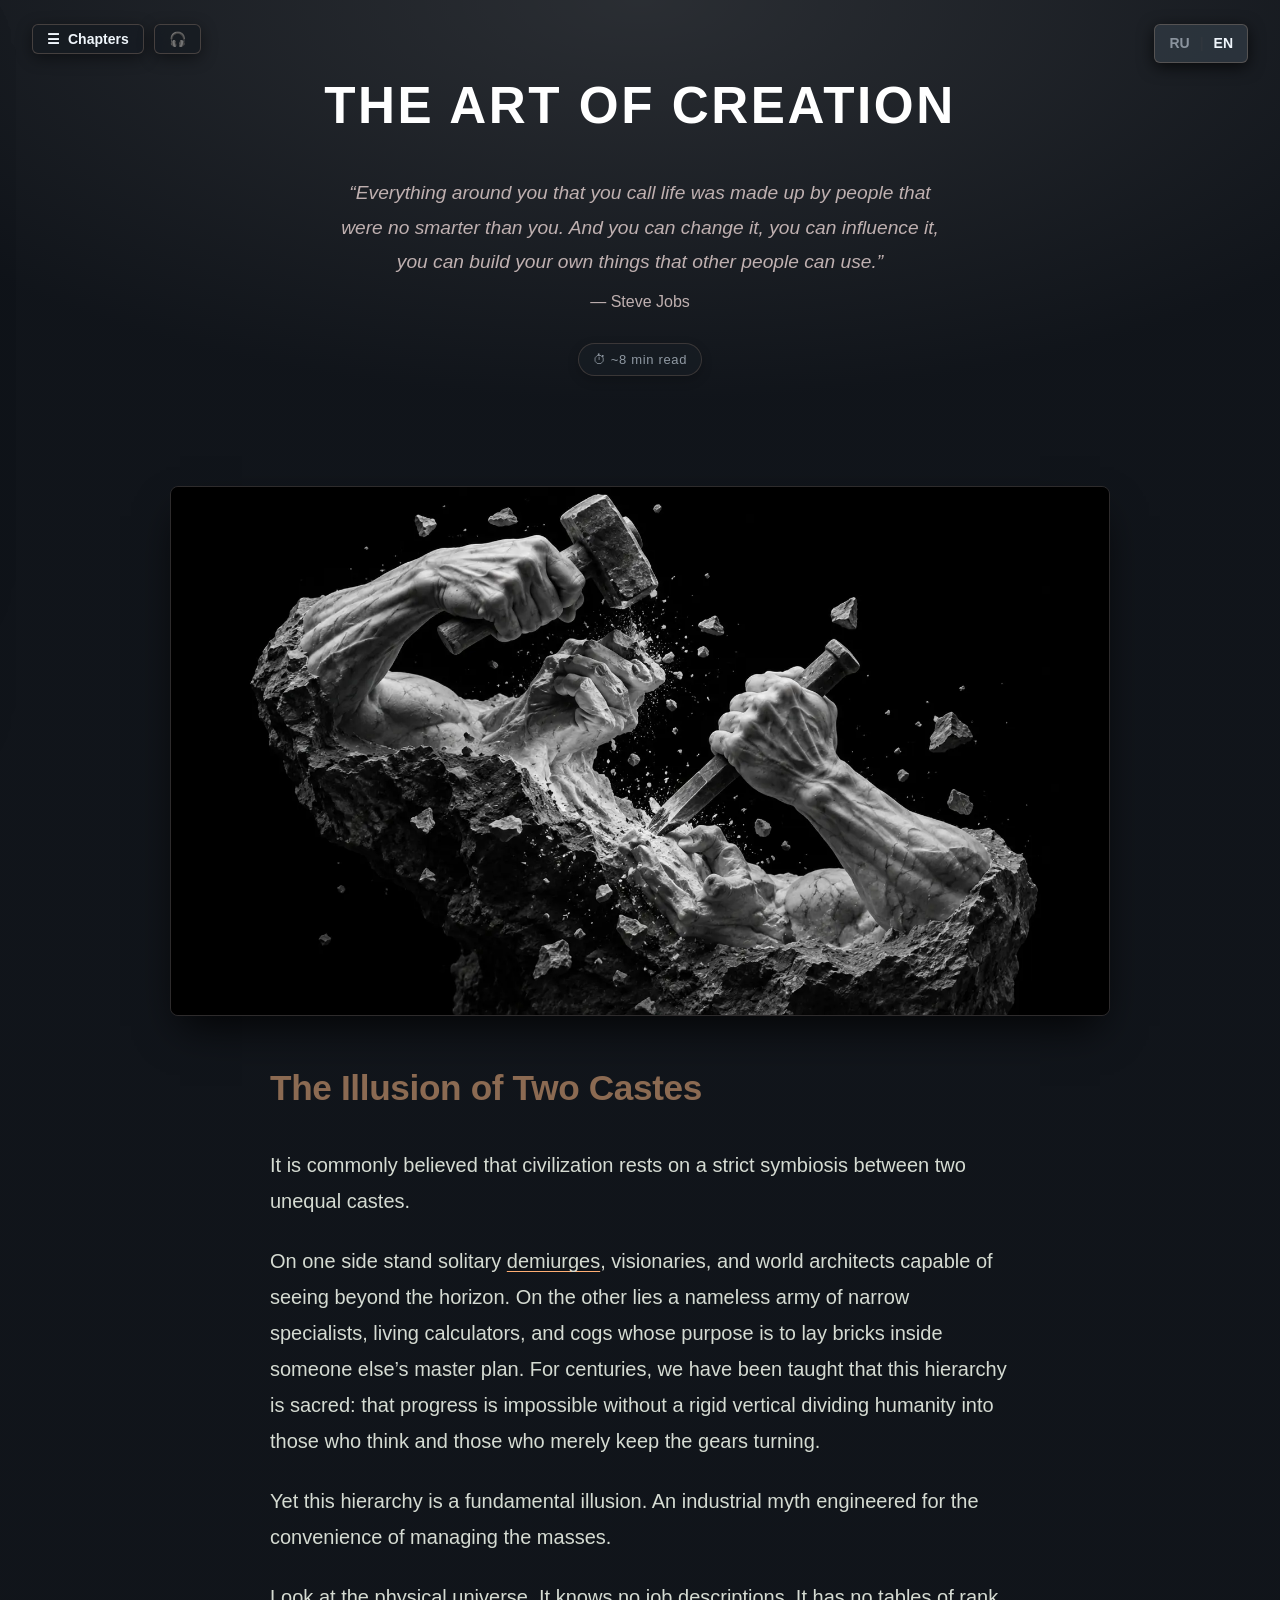
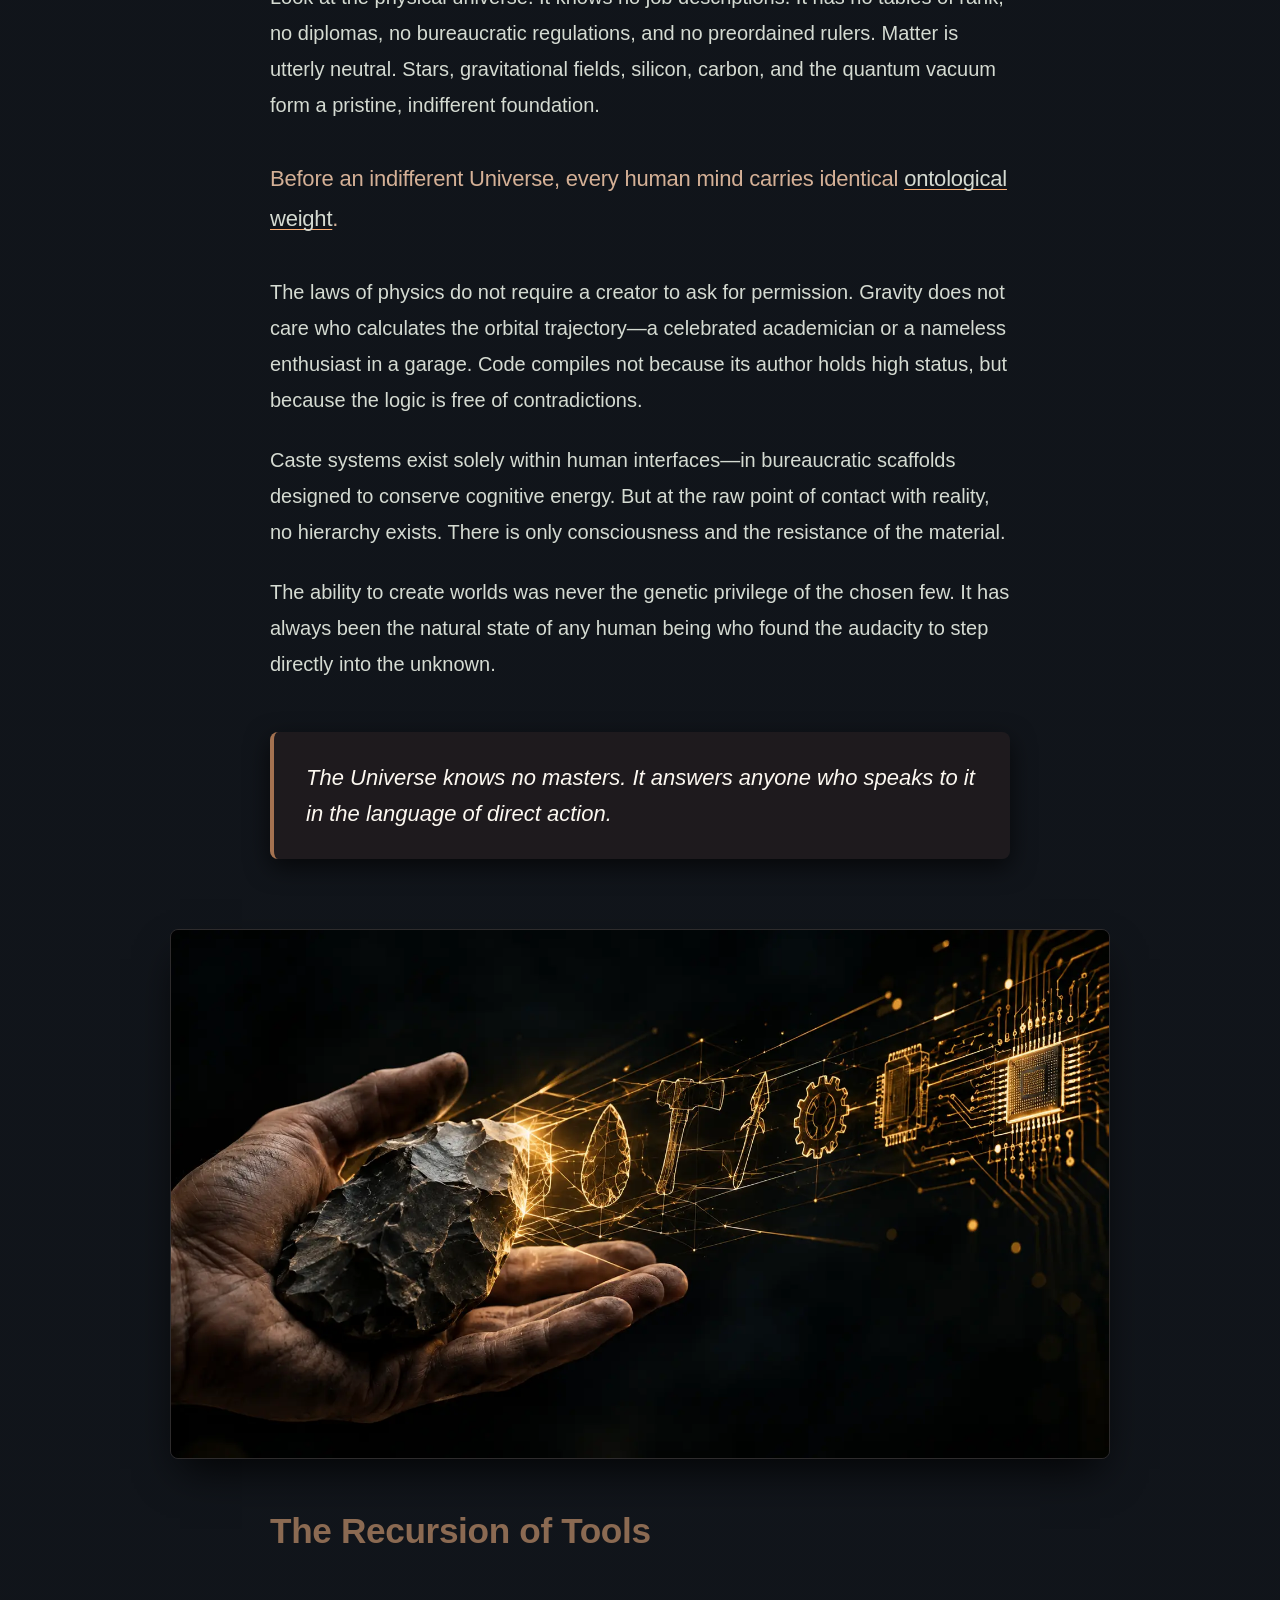
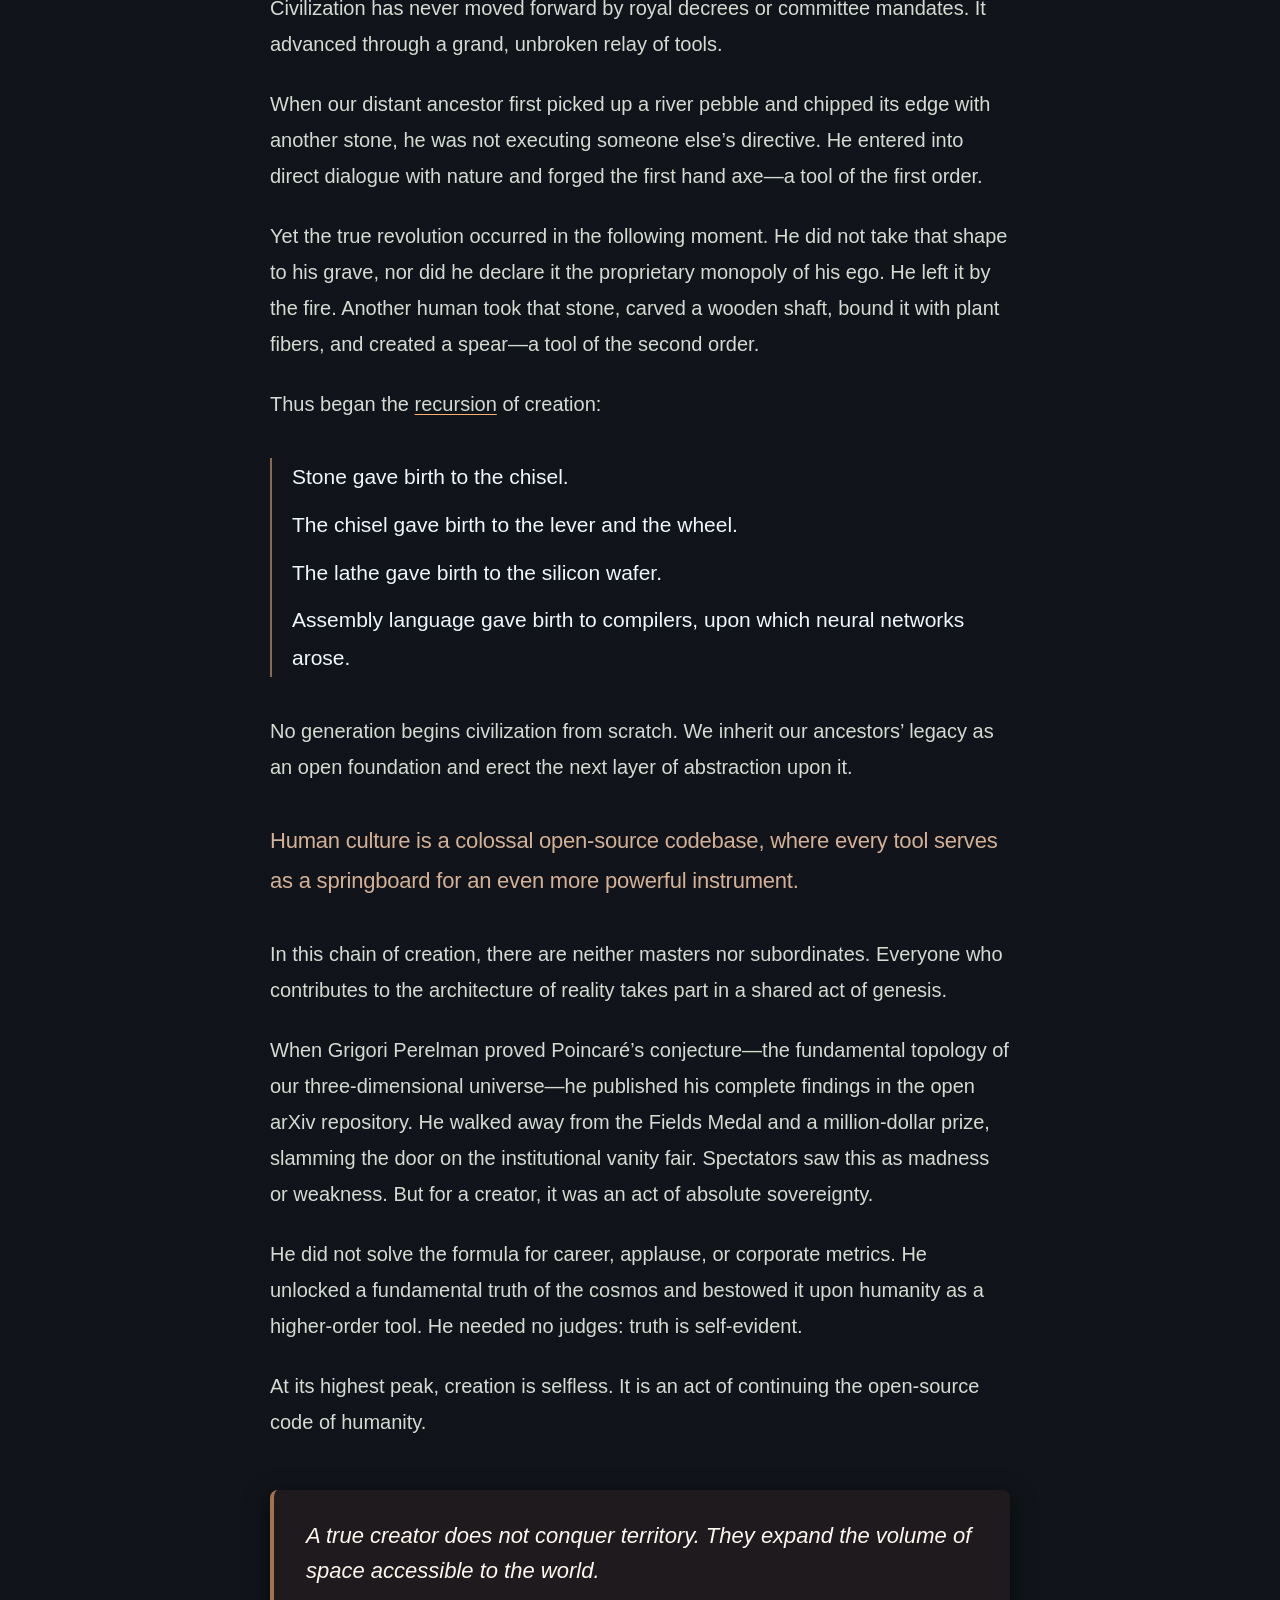
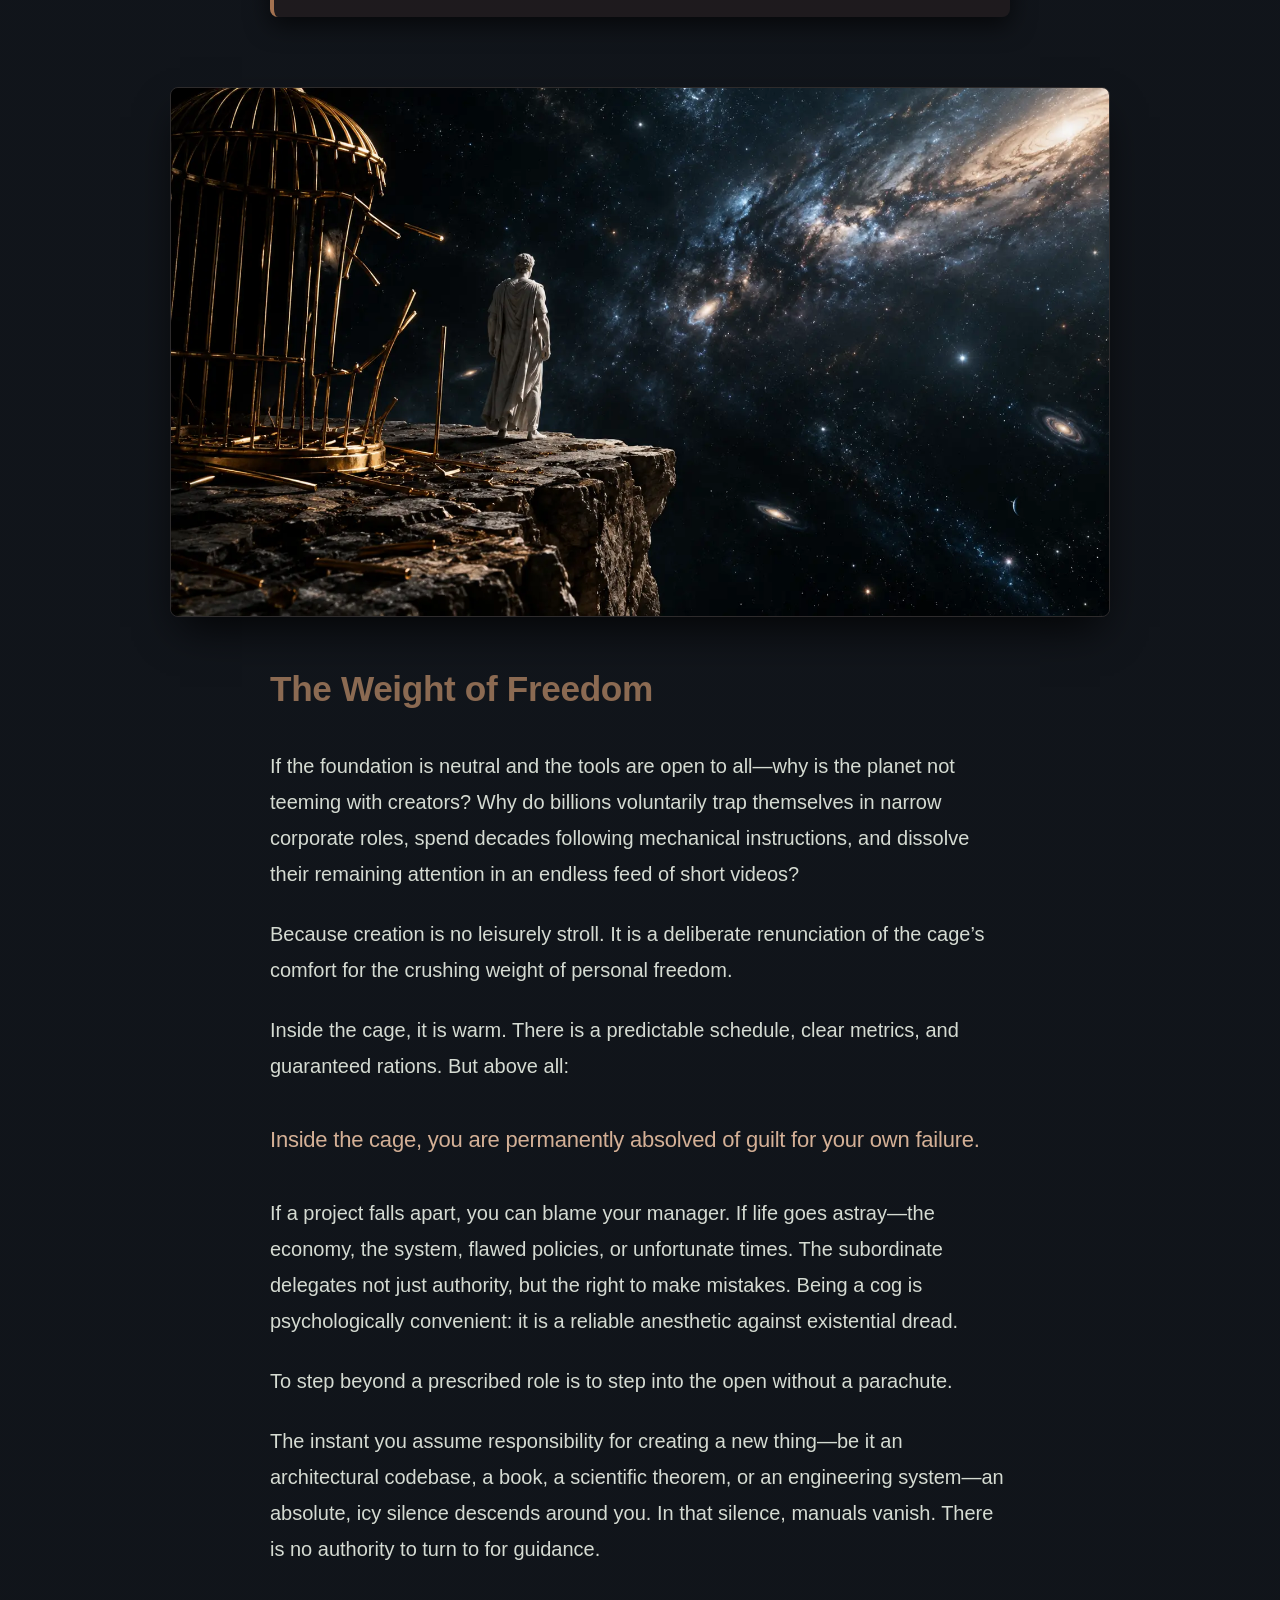
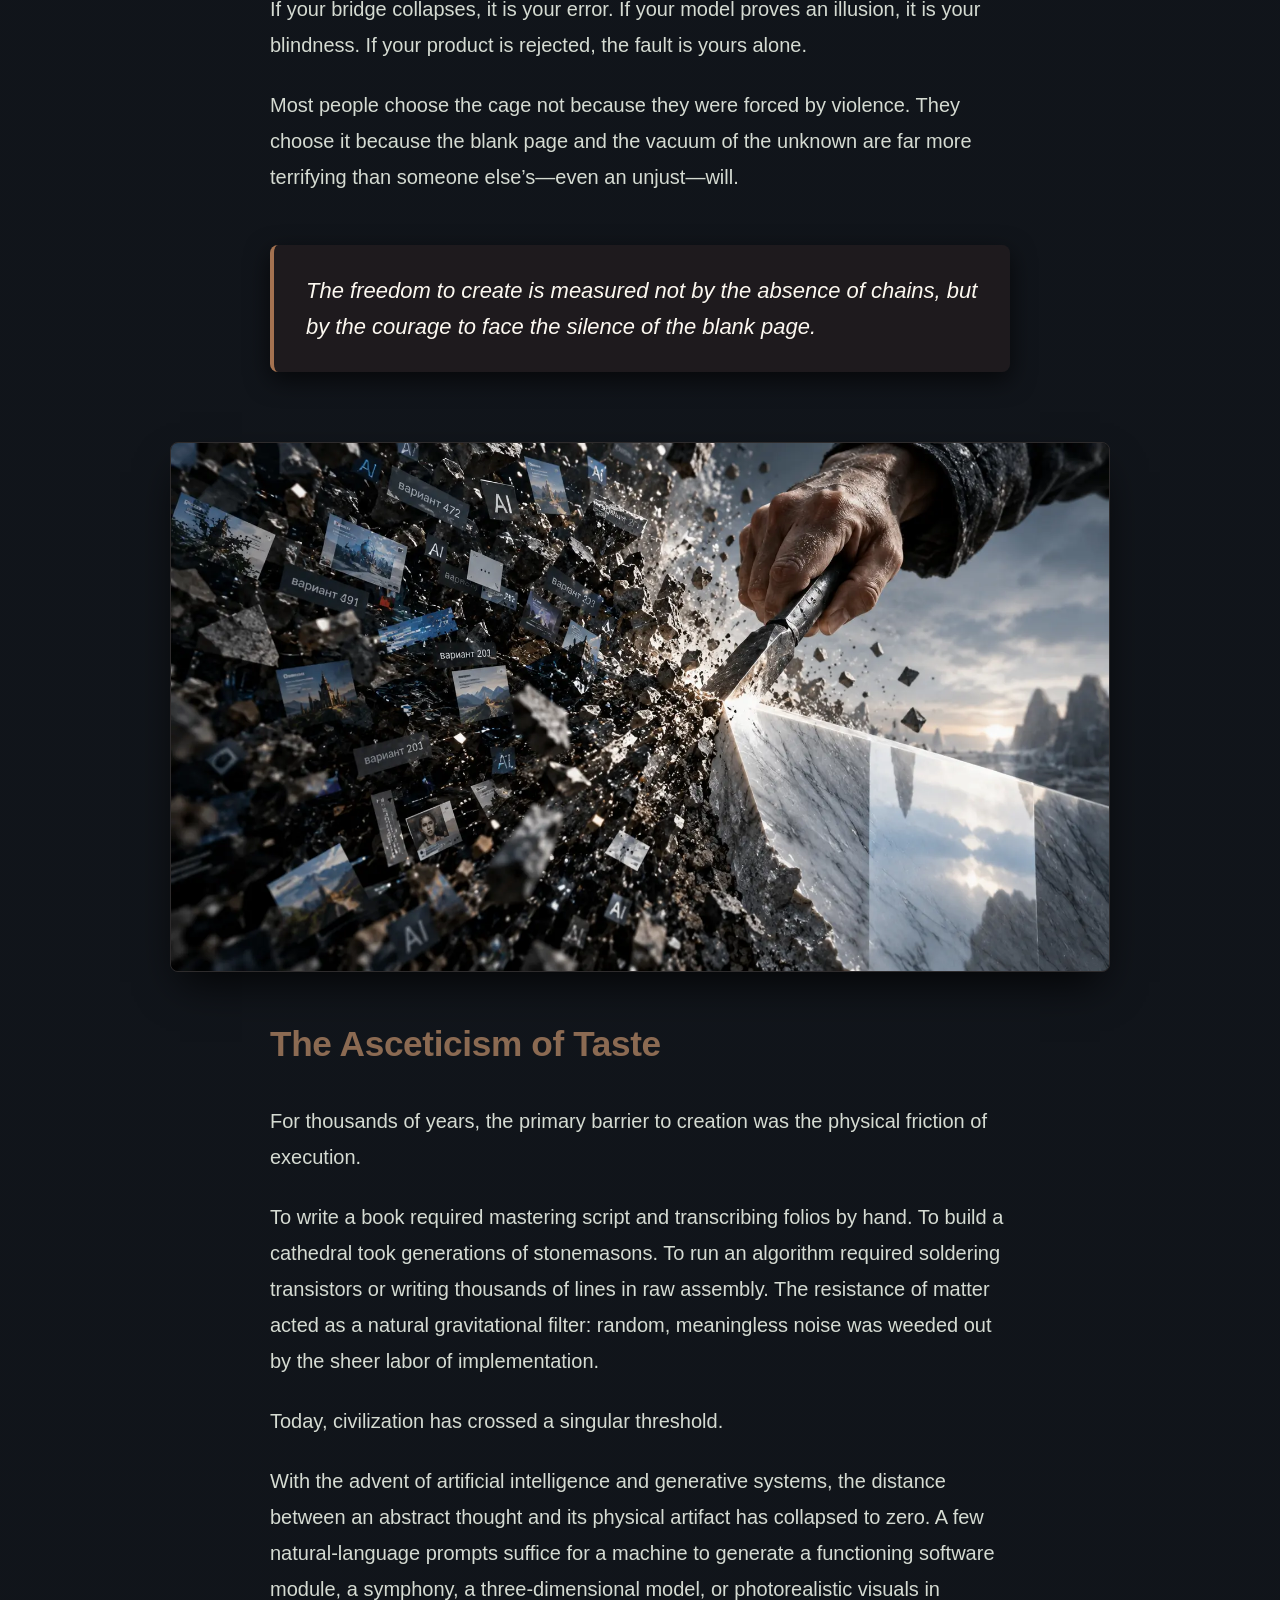
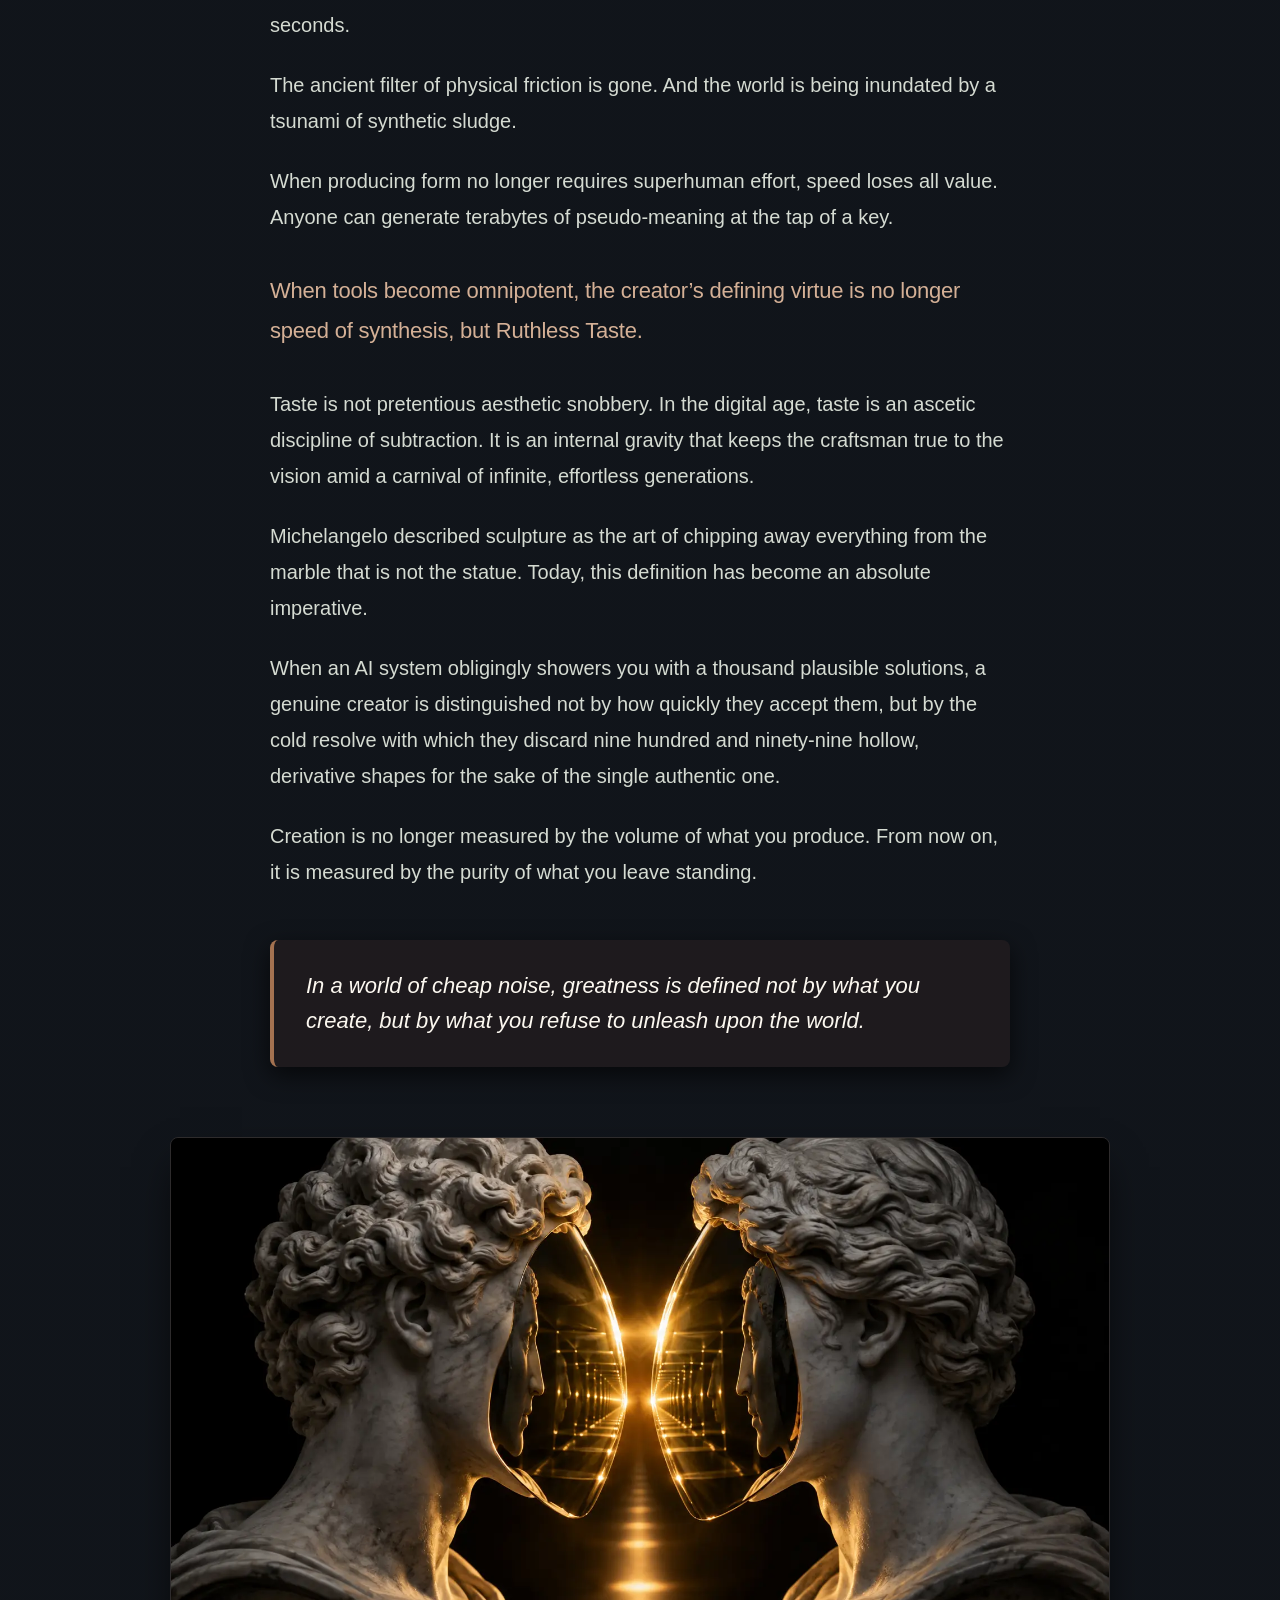
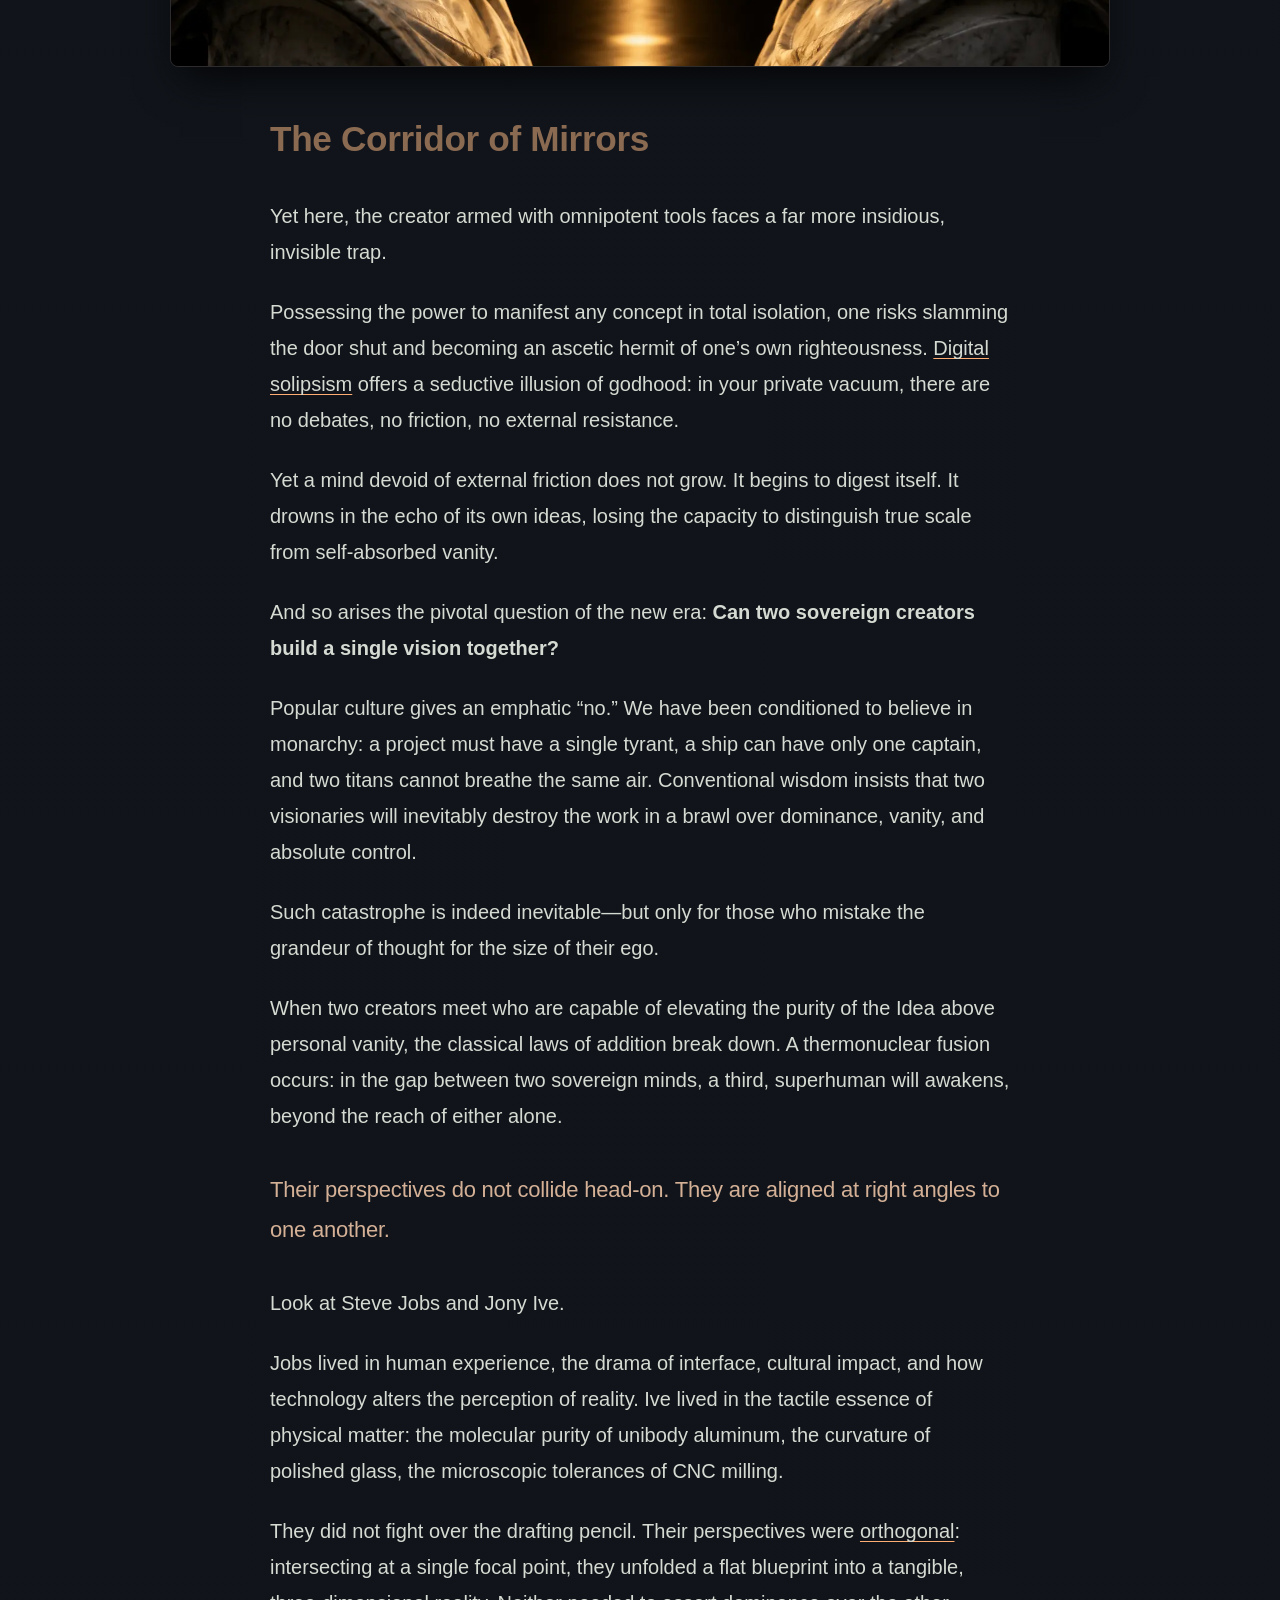
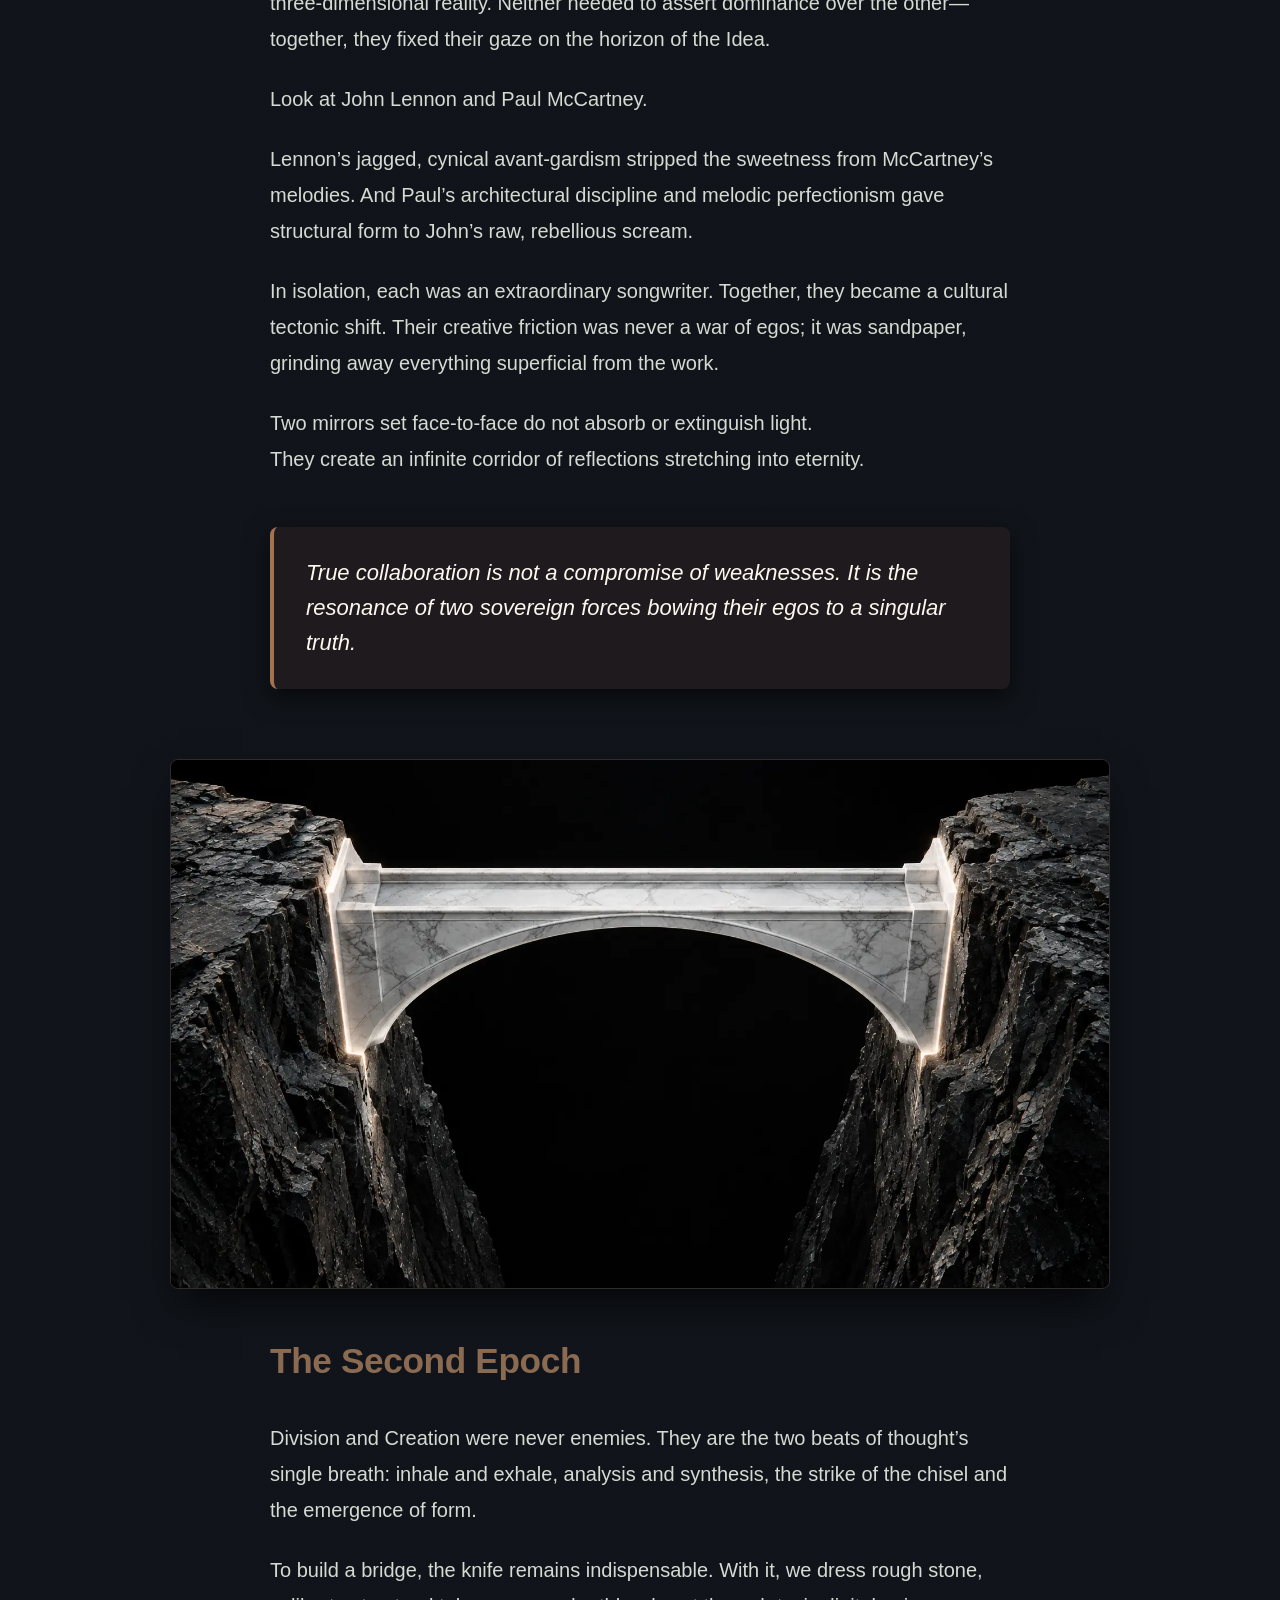
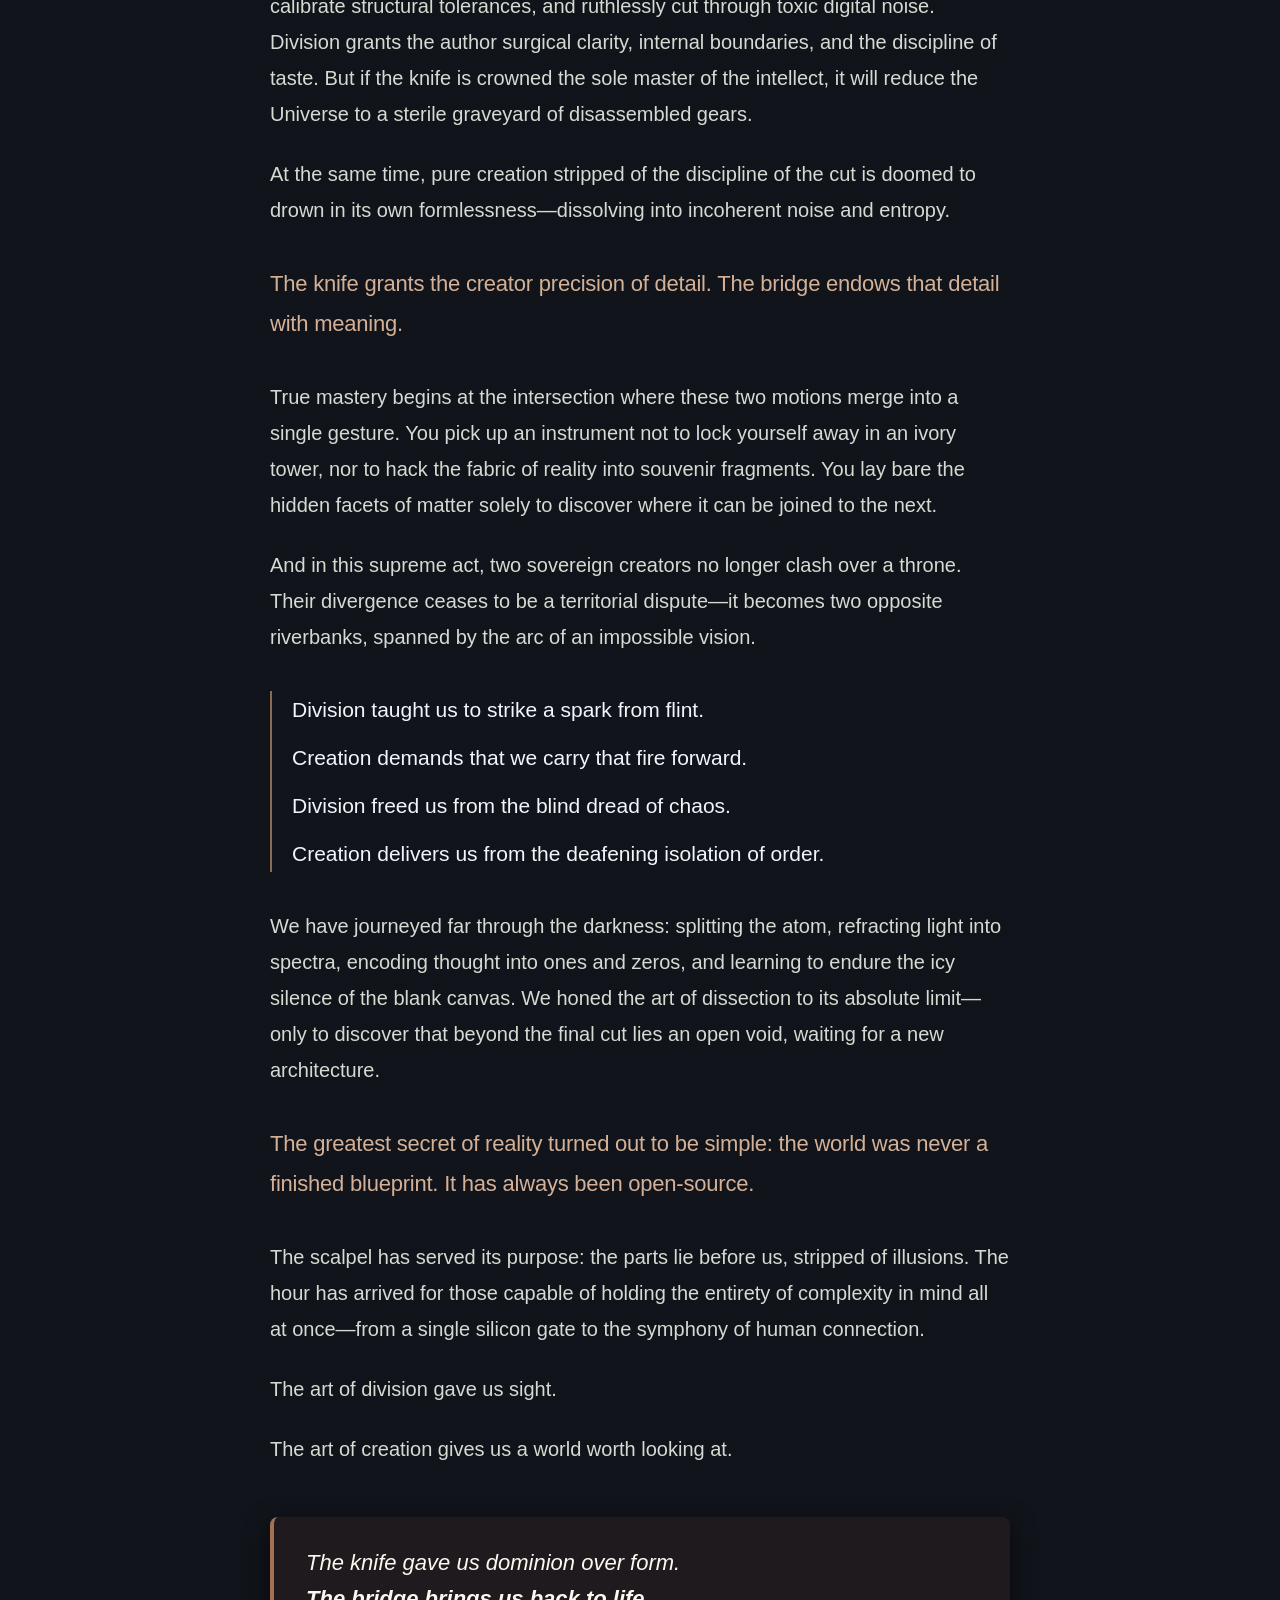
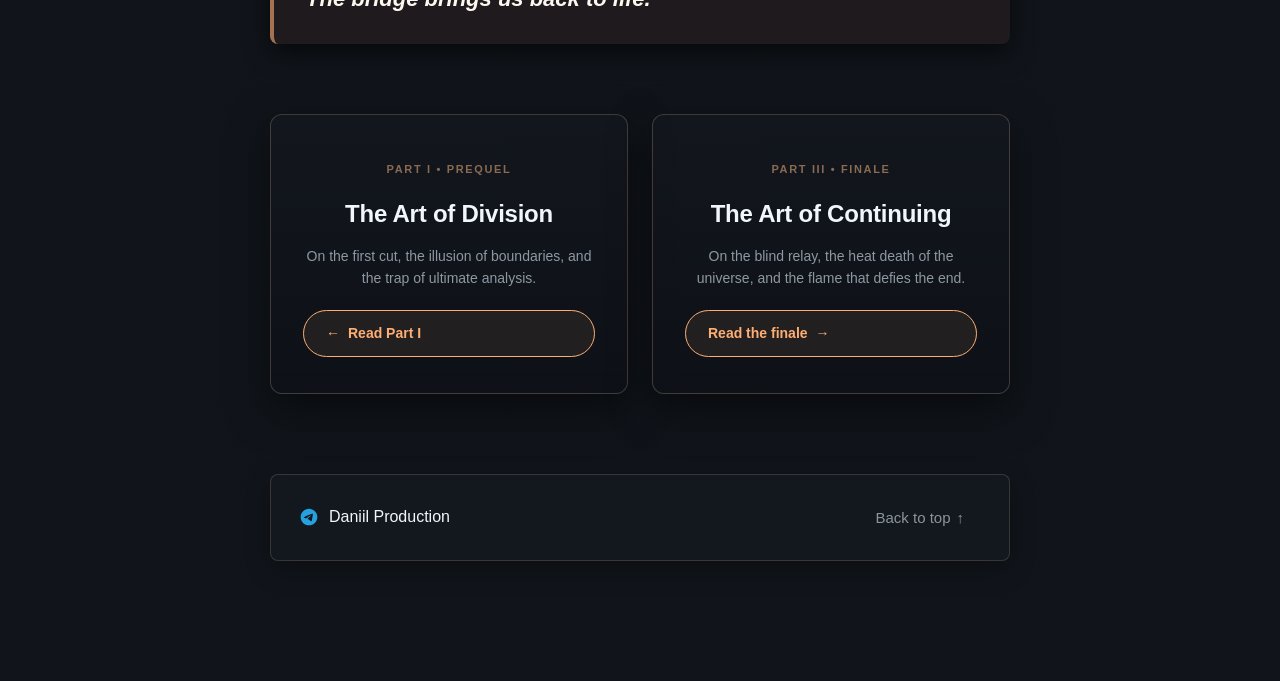
<file: index.html>
<!DOCTYPE html>
<html lang="en">
<head>
    <meta charset="UTF-8">
    <meta name="viewport" content="width=device-width, initial-scale=1.0">
    <meta name="description" content="The ability to create worlds was never the privilege of the chosen few. It has always been the essence of those who dared to take a step forward.">
    <meta name="robots" content="index, follow">
    <meta name="yandex-verification" content="fb41b37b7a5908dd" />
    <meta property="og:title" content="The Art of Creation">
    <meta property="og:description" content="The ability to create worlds was never the privilege of the chosen few. It has always been the essence of those who dared to take a step forward.">
    <meta property="og:type" content="website">
    <meta property="og:url" content="https://creation.daniilproduction.com/">
    <meta property="og:image" content="https://creation.daniilproduction.com/img/1.png">
    <meta property="og:image:width" content="1024">
    <meta property="og:image:height" content="1024">

    <meta name="twitter:card" content="summary_large_image">
    <meta name="twitter:title" content="The Art of Creation">
    <meta name="twitter:description" content="The ability to create worlds was never the privilege of the chosen few. It has always been the essence of those who dared to take a step forward.">
    <meta name="twitter:image" content="https://creation.daniilproduction.com/img/1.png">

    <title>The Art of Creation</title>
    <link rel="icon" href="/img/icon.svg" type="image/svg+xml">
    <link rel="stylesheet" href="/style.css">

    <link rel="canonical" href="https://creation.daniilproduction.com/">
    <link rel="alternate" hreflang="en" href="https://creation.daniilproduction.com/">
    <link rel="alternate" hreflang="ru" href="https://creation.daniilproduction.com/ru/">
    <link rel="alternate" hreflang="x-default" href="https://creation.daniilproduction.com/">

    <script type="application/ld+json">
    {
        "@context": "https://schema.org",
        "@type": "Article",
        "headline": "The Art of Creation",
        "image": "https://creation.daniilproduction.com/img/1.png",
        "inLanguage": "en",
        "author": {
            "@type": "Person",
            "name": "Daniil"
        },
        "publisher": {
            "@type": "Organization",
            "name": "Daniil Production"
        }
    }
    </script>
</head>

<body>
    <div class="top-controls-left">
        <button id="menu-toggle" class="menu-toggle-btn" aria-label="Open table of contents">
            <span class="menu-icon">☰</span>
            <span class="menu-text">Chapters</span>
        </button>

        <button id="music-toggle" class="menu-toggle-btn audio-btn" aria-label="Open soundtrack">
            <span class="menu-icon">🎧</span>
        </button>
    </div>
    <div id="sidebar-overlay" class="sidebar-overlay"></div>
    <aside id="sidebar" class="sidebar-card">
        <div class="sidebar-header">
            <span class="sidebar-title">TABLE OF CONTENTS</span>
            <button id="menu-close" class="sidebar-close-btn">&times;</button>
        </div>
        
        <nav class="sidebar-nav">
            <a href="#chapter-1" class="sidebar-link">
                <span class="ch-num">1</span>
                <span class="ch-name">The Illusion of Two Castes</span>
            </a>
            <a href="#chapter-2" class="sidebar-link">
                <span class="ch-num">2</span>
                <span class="ch-name">The Recursion of Tools</span>
            </a>
            <a href="#chapter-3" class="sidebar-link">
                <span class="ch-num">3</span>
                <span class="ch-name">The Weight of Freedom</span>
            </a>
            <a href="#chapter-4" class="sidebar-link">
                <span class="ch-num">4</span>
                <span class="ch-name">The Asceticism of Taste</span>
            </a>
            <a href="#chapter-5" class="sidebar-link">
                <span class="ch-num">5</span>
                <span class="ch-name">The Corridor of Mirrors</span>
            </a>
            <a href="#chapter-6" class="sidebar-link">
                <span class="ch-num">6</span>
                <span class="ch-name">The Second Epoch</span>
            </a>
        </nav>

        <div class="sidebar-series">
            <span class="series-label">ESSAY SERIES</span>
            <a href="https://division.daniilproduction.com/" class="series-link">I. The Art of Division</a>
            <a href="https://creation.daniilproduction.com/" class="series-link active">II. The Art of Creation</a>
            <a href="https://continue.daniilproduction.com/" class="series-link">III. The Art of Continuing</a>
        </div>

    </aside>

    <aside id="music-sidebar" class="sidebar-card">
        <div class="sidebar-header">
            <span class="sidebar-title">SOUNDTRACK FOR READING</span>
            <button id="music-close" class="sidebar-close-btn">&times;</button>
        </div>
        <div class="music-list">
            <div class="music-item active" data-index="0">
                <div class="music-item-info">
                    <span class="music-num">1</span>
                    <div>
                        <div class="music-name">Science Documentary</div>
                        <div class="music-author">leberch</div>
                    </div>
                </div>
                <span class="music-duration">2:04</span>
            </div>
            <div class="music-item" data-index="1">
                <div class="music-item-info">
                    <span class="music-num">2</span>
                    <div>
                        <div class="music-name">Atmosphere Documentary</div>
                        <div class="music-author">leberch</div>
                    </div>
                </div>
                <span class="music-duration">2:46</span>
            </div>
            <div class="music-item" data-index="2">
                <div class="music-item-info">
                    <span class="music-num">3</span>
                    <div>
                        <div class="music-name">Documentary</div>
                        <div class="music-author">leberch</div>
                    </div>
                </div>
                <span class="music-duration">2:30</span>
            </div>
            <div class="music-item" data-index="3">
                <div class="music-item-info">
                    <span class="music-num">4</span>
                    <div>
                        <div class="music-name">Ambient</div>
                        <div class="music-author">leberch</div>
                    </div>
                </div>
                <span class="music-duration">2:32</span>
            </div>
        </div>

        <div class="player-panel">
            <div class="player-time-row">
                <span id="player-current-time">0:00</span>
                <span id="player-total-time">2:04</span>
            </div>
            
            <input type="range" id="player-progress" class="player-slider" min="0" max="100" value="0" step="0.1">

            <div class="player-actions">
                <button id="player-play-btn" class="player-play-btn" aria-label="Play/Pause">▶</button>
            </div>
        </div>
    </aside>

    <div id="progress-bar"></div>
    <audio id="main-audio" preload="none"></audio>
    <div class="top-lang-switch">
        <a href="/ru/" class="lang-btn">RU</a>
        <span class="lang-divider">|</span>
        <a class="lang-btn active">EN</a>
    </div>
    <header>
        <h1>THE ART OF CREATION</h1>
        <blockquote class="epigraph">
            <p class="epigraph-text">“Everything around you that you call life was made up by people that were no smarter than you. And you can change it, you can influence it, you can build your own things that other people can use.”</p>
            <cite class="epigraph-author">— Steve Jobs</cite>
        </blockquote>
        <div class="reading-meta">
            <span>⏱ ~8 min read</span>
        </div>
    </header>

    <main class="container">
        <section class="chapter" id="chapter-1">
            <img src="/img/1.webp" alt="The Illusion of Two Castes" class="chapter-img">
            <h2>The Illusion of Two Castes</h2>
            <p>It is commonly believed that civilization rests on a strict symbiosis between two unequal castes.</p>
            <p>On one side stand solitary <span class="term" data-definition="Demiurge (from Greek 'artisan, creator') — a creator of worlds. In this context, those who architect foundational rules and systems within which others live.">demiurges</span>, visionaries, and world architects capable of seeing beyond the horizon. On the other lies a nameless army of narrow specialists, living calculators, and cogs whose purpose is to lay bricks inside someone else’s master plan. For centuries, we have been taught that this hierarchy is sacred: that progress is impossible without a rigid vertical dividing humanity into those who think and those who merely keep the gears turning.</p>
            <p>Yet this hierarchy is a fundamental illusion. An industrial myth engineered for the convenience of managing the masses.</p>
            <p>Look at the physical universe. It knows no job descriptions. It has no tables of rank, no diplomas, no bureaucratic regulations, and no preordained rulers. Matter is utterly neutral. Stars, gravitational fields, silicon, carbon, and the quantum vacuum form a pristine, indifferent foundation.</p>
            <p class="highlight">Before an indifferent Universe, every human mind carries identical <span class="term" data-definition="Fundamental reality and validity before the laws of existence itself (from Greek ontos — 'being'), independent of human titles, ranks, or social status.">ontological weight</span>.</p>
            <p>The laws of physics do not require a creator to ask for permission. Gravity does not care who calculates the orbital trajectory—a celebrated academician or a nameless enthusiast in a garage. Code compiles not because its author holds high status, but because the logic is free of contradictions.</p>
            <p>Caste systems exist solely within human interfaces—in bureaucratic scaffolds designed to conserve cognitive energy. But at the raw point of contact with reality, no hierarchy exists. There is only consciousness and the resistance of the material.</p>
            <p>The ability to create worlds was never the genetic privilege of the chosen few. It has always been the natural state of any human being who found the audacity to step directly into the unknown.</p>
            <blockquote class="manifesto">
                <p>The Universe knows no masters. It answers anyone who speaks to it in the language of direct action.</p>
            </blockquote>
        </section>

        <section class="chapter" id="chapter-2">
            <img src="/img/2.webp" alt="The Recursion of Tools" class="chapter-img">
            <h2>The Recursion of Tools</h2>
            <p>Civilization has never moved forward by royal decrees or committee mandates. It advanced through a grand, unbroken relay of tools.</p>
            <p>When our distant ancestor first picked up a river pebble and chipped its edge with another stone, he was not executing someone else’s directive. He entered into direct dialogue with nature and forged the first hand axe—a tool of the first order.</p>
            <p>Yet the true revolution occurred in the following moment. He did not take that shape to his grave, nor did he declare it the proprietary monopoly of his ego. He left it by the fire. Another human took that stone, carved a wooden shaft, bound it with plant fibers, and created a spear—a tool of the second order.</p>
            <p>Thus began the <span class="term" data-definition="Recursion — a process referencing itself. In culture: a tool being used to forge the next, higher-order tool (stone → chisel → lathe → compiler).">recursion</span> of creation:</p>
            <div class="rhythm-block">
                <p>Stone gave birth to the chisel.</p>
                <p>The chisel gave birth to the lever and the wheel.</p>
                <p>The lathe gave birth to the silicon wafer.</p>
                <p>Assembly language gave birth to compilers, upon which neural networks arose.</p>
            </div>
            <p>No generation begins civilization from scratch. We inherit our ancestors’ legacy as an open foundation and erect the next layer of abstraction upon it.</p>
            <p class="highlight">Human culture is a colossal open-source codebase, where every tool serves as a springboard for an even more powerful instrument.</p>
            <p>In this chain of creation, there are neither masters nor subordinates. Everyone who contributes to the architecture of reality takes part in a shared act of genesis.</p>
            <p>When Grigori Perelman proved Poincaré’s conjecture—the fundamental topology of our three-dimensional universe—he published his complete findings in the open arXiv repository. He walked away from the Fields Medal and a million-dollar prize, slamming the door on the institutional vanity fair. Spectators saw this as madness or weakness. But for a creator, it was an act of absolute sovereignty.</p>
            <p>He did not solve the formula for career, applause, or corporate metrics. He unlocked a fundamental truth of the cosmos and bestowed it upon humanity as a higher-order tool. He needed no judges: truth is self-evident.</p>
            <p>At its highest peak, creation is selfless. It is an act of continuing the open-source code of humanity.</p>
            <blockquote class="manifesto">
                <p>A true creator does not conquer territory. They expand the volume of space accessible to the world.</p>
            </blockquote>
        </section>

        <section class="chapter" id="chapter-3">
            <img src="/img/3.webp" alt="The Weight of Freedom" class="chapter-img">
            <h2>The Weight of Freedom</h2>
            <p>If the foundation is neutral and the tools are open to all—why is the planet not teeming with creators? Why do billions voluntarily trap themselves in narrow corporate roles, spend decades following mechanical instructions, and dissolve their remaining attention in an endless feed of short videos?</p>
            <p>Because creation is no leisurely stroll. It is a deliberate renunciation of the cage’s comfort for the crushing weight of personal freedom.</p>
            <p>Inside the cage, it is warm. There is a predictable schedule, clear metrics, and guaranteed rations. But above all:</p>
            <p class="highlight">Inside the cage, you are permanently absolved of guilt for your own failure.</p>
            <p>If a project falls apart, you can blame your manager. If life goes astray—the economy, the system, flawed policies, or unfortunate times. The subordinate delegates not just authority, but the right to make mistakes. Being a cog is psychologically convenient: it is a reliable anesthetic against existential dread.</p>
            <p>To step beyond a prescribed role is to step into the open without a parachute.</p>
            <p>The instant you assume responsibility for creating a new thing—be it an architectural codebase, a book, a scientific theorem, or an engineering system—an absolute, icy silence descends around you. In that silence, manuals vanish. There is no authority to turn to for guidance.</p>
            <p>If your bridge collapses, it is your error. If your model proves an illusion, it is your blindness. If your product is rejected, the fault is yours alone.</p>
            <p>Most people choose the cage not because they were forced by violence. They choose it because the blank page and the vacuum of the unknown are far more terrifying than someone else’s—even an unjust—will.</p>
            <blockquote class="manifesto">
                <p>The freedom to create is measured not by the absence of chains, but by the courage to face the silence of the blank page.</p>
            </blockquote>
        </section>

        <section class="chapter" id="chapter-4">
            <img src="/img/4.webp" alt="The Asceticism of Taste" class="chapter-img">
            <h2>The Asceticism of Taste</h2>
            <p>For thousands of years, the primary barrier to creation was the physical friction of execution.</p>
            <p>To write a book required mastering script and transcribing folios by hand. To build a cathedral took generations of stonemasons. To run an algorithm required soldering transistors or writing thousands of lines in raw assembly. The resistance of matter acted as a natural gravitational filter: random, meaningless noise was weeded out by the sheer labor of implementation.</p>
            <p>Today, civilization has crossed a singular threshold.</p>
            <p>With the advent of artificial intelligence and generative systems, the distance between an abstract thought and its physical artifact has collapsed to zero. A few natural-language prompts suffice for a machine to generate a functioning software module, a symphony, a three-dimensional model, or photorealistic visuals in seconds.</p>
            <p>The ancient filter of physical friction is gone. And the world is being inundated by a tsunami of synthetic sludge.</p>
            <p>When producing form no longer requires superhuman effort, speed loses all value. Anyone can generate terabytes of pseudo-meaning at the tap of a key.</p>
            <p class="highlight">When tools become omnipotent, the creator’s defining virtue is no longer speed of synthesis, but Ruthless Taste.</p>
            <p>Taste is not pretentious aesthetic snobbery. In the digital age, taste is an ascetic discipline of subtraction. It is an internal gravity that keeps the craftsman true to the vision amid a carnival of infinite, effortless generations.</p>
            <p>Michelangelo described sculpture as the art of chipping away everything from the marble that is not the statue. Today, this definition has become an absolute imperative.</p>
            <p>When an AI system obligingly showers you with a thousand plausible solutions, a genuine creator is distinguished not by how quickly they accept them, but by the cold resolve with which they discard nine hundred and ninety-nine hollow, derivative shapes for the sake of the single authentic one.</p>
            <p>Creation is no longer measured by the volume of what you produce. From now on, it is measured by the purity of what you leave standing.</p>
            <blockquote class="manifesto">
                <p>In a world of cheap noise, greatness is defined not by what you create, but by what you refuse to unleash upon the world.</p>
            </blockquote>
        </section>

        <section class="chapter" id="chapter-5">
            <img src="/img/5.webp" alt="The Corridor of Mirrors" class="chapter-img">
            <h2>The Corridor of Mirrors</h2>
            <p>Yet here, the creator armed with omnipotent tools faces a far more insidious, invisible trap.</p>
            <p>Possessing the power to manifest any concept in total isolation, one risks slamming the door shut and becoming an ascetic hermit of one’s own righteousness. <span class="term" data-definition="Solipsism — the philosophical view that only one's own mind is sure to exist. Digital solipsism: the illusion of omnipotence inside an isolated echo chamber where no one resists or challenges you.">Digital solipsism</span> offers a seductive illusion of godhood: in your private vacuum, there are no debates, no friction, no external resistance.</p>
            <p>Yet a mind devoid of external friction does not grow. It begins to digest itself. It drowns in the echo of its own ideas, losing the capacity to distinguish true scale from self-absorbed vanity.</p>
            <p>And so arises the pivotal question of the new era: <strong>Can two sovereign creators build a single vision together?</strong></p>
            <p>Popular culture gives an emphatic “no.” We have been conditioned to believe in monarchy: a project must have a single tyrant, a ship can have only one captain, and two titans cannot breathe the same air. Conventional wisdom insists that two visionaries will inevitably destroy the work in a brawl over dominance, vanity, and absolute control.</p>
            <p>Such catastrophe is indeed inevitable—but only for those who mistake the grandeur of thought for the size of their ego.</p>
            <p>When two creators meet who are capable of elevating the purity of the Idea above personal vanity, the classical laws of addition break down. A thermonuclear fusion occurs: in the gap between two sovereign minds, a third, superhuman will awakens, beyond the reach of either alone.</p>
            <p class="highlight">Their perspectives do not collide head-on. They are aligned at right angles to one another.</p>
            <p>Look at Steve Jobs and Jony Ive.</p>
            <p>Jobs lived in human experience, the drama of interface, cultural impact, and how technology alters the perception of reality. Ive lived in the tactile essence of physical matter: the molecular purity of unibody aluminum, the curvature of polished glass, the microscopic tolerances of CNC milling.</p>
            <p>They did not fight over the drafting pencil. Their perspectives were <span class="term" data-definition="In geometry — perpendicular (at 90°). In collaboration: independent vectors (Jobs' experience & Ive's physical matter) that don't collide, but unfold a flat idea into 3D volume.">orthogonal</span>: intersecting at a single focal point, they unfolded a flat blueprint into a tangible, three-dimensional reality. Neither needed to assert dominance over the other—together, they fixed their gaze on the horizon of the Idea.</p>
            <p>Look at John Lennon and Paul McCartney.</p>
            <p>Lennon’s jagged, cynical avant-gardism stripped the sweetness from McCartney’s melodies. And Paul’s architectural discipline and melodic perfectionism gave structural form to John’s raw, rebellious scream.</p>
            <p>In isolation, each was an extraordinary songwriter. Together, they became a cultural tectonic shift. Their creative friction was never a war of egos; it was sandpaper, grinding away everything superficial from the work.</p>
            <p>Two mirrors set face-to-face do not absorb or extinguish light.<br>They create an infinite corridor of reflections stretching into eternity.</p>
            <blockquote class="manifesto">
                <p>True collaboration is not a compromise of weaknesses. It is the resonance of two sovereign forces bowing their egos to a singular truth.</p>
            </blockquote>
        </section>

        <section class="chapter" id="chapter-6">
            <img src="/img/6.webp" alt="The Second Epoch" class="chapter-img">
            <h2>The Second Epoch</h2>
            <p>Division and Creation were never enemies. They are the two beats of thought’s single breath: inhale and exhale, analysis and synthesis, the strike of the chisel and the emergence of form.</p>
            <p>To build a bridge, the knife remains indispensable. With it, we dress rough stone, calibrate structural tolerances, and ruthlessly cut through toxic digital noise. Division grants the author surgical clarity, internal boundaries, and the discipline of taste. But if the knife is crowned the sole master of the intellect, it will reduce the Universe to a sterile graveyard of disassembled gears.</p>
            <p>At the same time, pure creation stripped of the discipline of the cut is doomed to drown in its own formlessness—dissolving into incoherent noise and entropy.</p>
            <p class="highlight">The knife grants the creator precision of detail. The bridge endows that detail with meaning.</p>
            <p>True mastery begins at the intersection where these two motions merge into a single gesture. You pick up an instrument not to lock yourself away in an ivory tower, nor to hack the fabric of reality into souvenir fragments. You lay bare the hidden facets of matter solely to discover where it can be joined to the next.</p>
            <p>And in this supreme act, two sovereign creators no longer clash over a throne. Their divergence ceases to be a territorial dispute—it becomes two opposite riverbanks, spanned by the arc of an impossible vision.</p>
            <div class="rhythm-block">
                <p>Division taught us to strike a spark from flint.</p>
                <p>Creation demands that we carry that fire forward.</p>
                <p>Division freed us from the blind dread of chaos.</p>
                <p>Creation delivers us from the deafening isolation of order.</p>
            </div>
            <p>We have journeyed far through the darkness: splitting the atom, refracting light into spectra, encoding thought into ones and zeros, and learning to endure the icy silence of the blank canvas. We honed the art of dissection to its absolute limit—only to discover that beyond the final cut lies an open void, waiting for a new architecture.</p>
            <p class="highlight">The greatest secret of reality turned out to be simple: the world was never a finished blueprint. It has always been open-source.</p>
            <p>The scalpel has served its purpose: the parts lie before us, stripped of illusions. The hour has arrived for those capable of holding the entirety of complexity in mind all at once—from a single silicon gate to the symphony of human connection.</p>
            <p>The art of division gave us sight.</p>
            <p>The art of creation gives us a world worth looking at.</p>
            <blockquote class="manifesto">
                <p>The knife gave us dominion over form.<br><strong>The bridge brings us back to life.</strong></p>
            </blockquote>
        </section>
        
        <div style="display: grid; grid-template-columns: repeat(auto-fit, minmax(280px, 1fr)); gap: 24px; max-width: 740px; margin: 60px auto 0;">
            <div class="next-essay-card" style="margin: 0; display: flex; flex-direction: column; justify-content: space-between;">
                <div>
                    <span class="next-essay-label">PART I • PREQUEL</span>
                    <h3 class="next-essay-title" style="font-size: 1.5rem;">The Art of Division</h3>
                    <p class="next-essay-desc" style="font-size: 14px; margin-bottom: 20px;">On the first cut, the illusion of boundaries, and the trap of ultimate analysis.</p>
                </div>
                <a href="https://division.daniilproduction.com/" class="next-essay-btn">
                    <span class="arrow">←</span>
                    <span>Read Part I</span>
                </a>
            </div>

            <div class="next-essay-card" style="margin: 0; display: flex; flex-direction: column; justify-content: space-between;">
                <div>
                    <span class="next-essay-label">PART III • FINALE</span>
                    <h3 class="next-essay-title" style="font-size: 1.5rem;">The Art of Continuing</h3>
                    <p class="next-essay-desc" style="font-size: 14px; margin-bottom: 20px;">On the blind relay, the heat death of the universe, and the flame that defies the end.</p>
                </div>
                <a href="https://continue.daniilproduction.com/" class="next-essay-btn">
                    <span>Read the finale</span>
                    <span class="arrow">→</span>
                </a>
            </div>
        </div>

        <footer class="site-footer">
            <a href="https://t.me/DaniilProduction" target="_blank" rel="noopener noreferrer" class="footer-tg">
                <svg width="20" height="20" viewBox="0 0 24 24" fill="currentColor">
                    <path d="M12 2C6.48 2 2 6.48 2 12s4.48 10 10 10 10-4.48 10-10S17.52 2 12 2zm4.64 6.8c-.15 1.58-.8 5.42-1.13 7.19-.14.75-.42 1-.68 1.03-.58.05-1.02-.38-1.58-.75-.88-.58-1.38-.94-2.23-1.5-.99-.65-.35-1.01.22-1.59.15-.15 2.71-2.48 2.76-2.69a.2.2 0 00-.05-.18c-.06-.05-.14-.03-.21-.02-.09.02-1.49.95-4.22 2.79-.4.27-.76.41-1.08.4-.36-.01-1.04-.2-1.55-.37-.63-.2-1.12-.31-1.08-.66.02-.18.27-.36.75-.55 2.92-1.27 4.86-2.11 5.83-2.51 2.78-1.16 3.35-1.36 3.73-1.36.08 0 .27.02.39.12.1.08.13.19.14.27-.01.06.01.24 0 .38z"/>
                </svg>
                <span>Daniil Production</span>
            </a>
            <a href="#" class="back-to-top">
                <span>Back to top</span>
                <span class="arrow">↑</span>
            </a>
        </footer>
    </main>
    <script src="/script.js"></script>
</body>
</html>
</file>
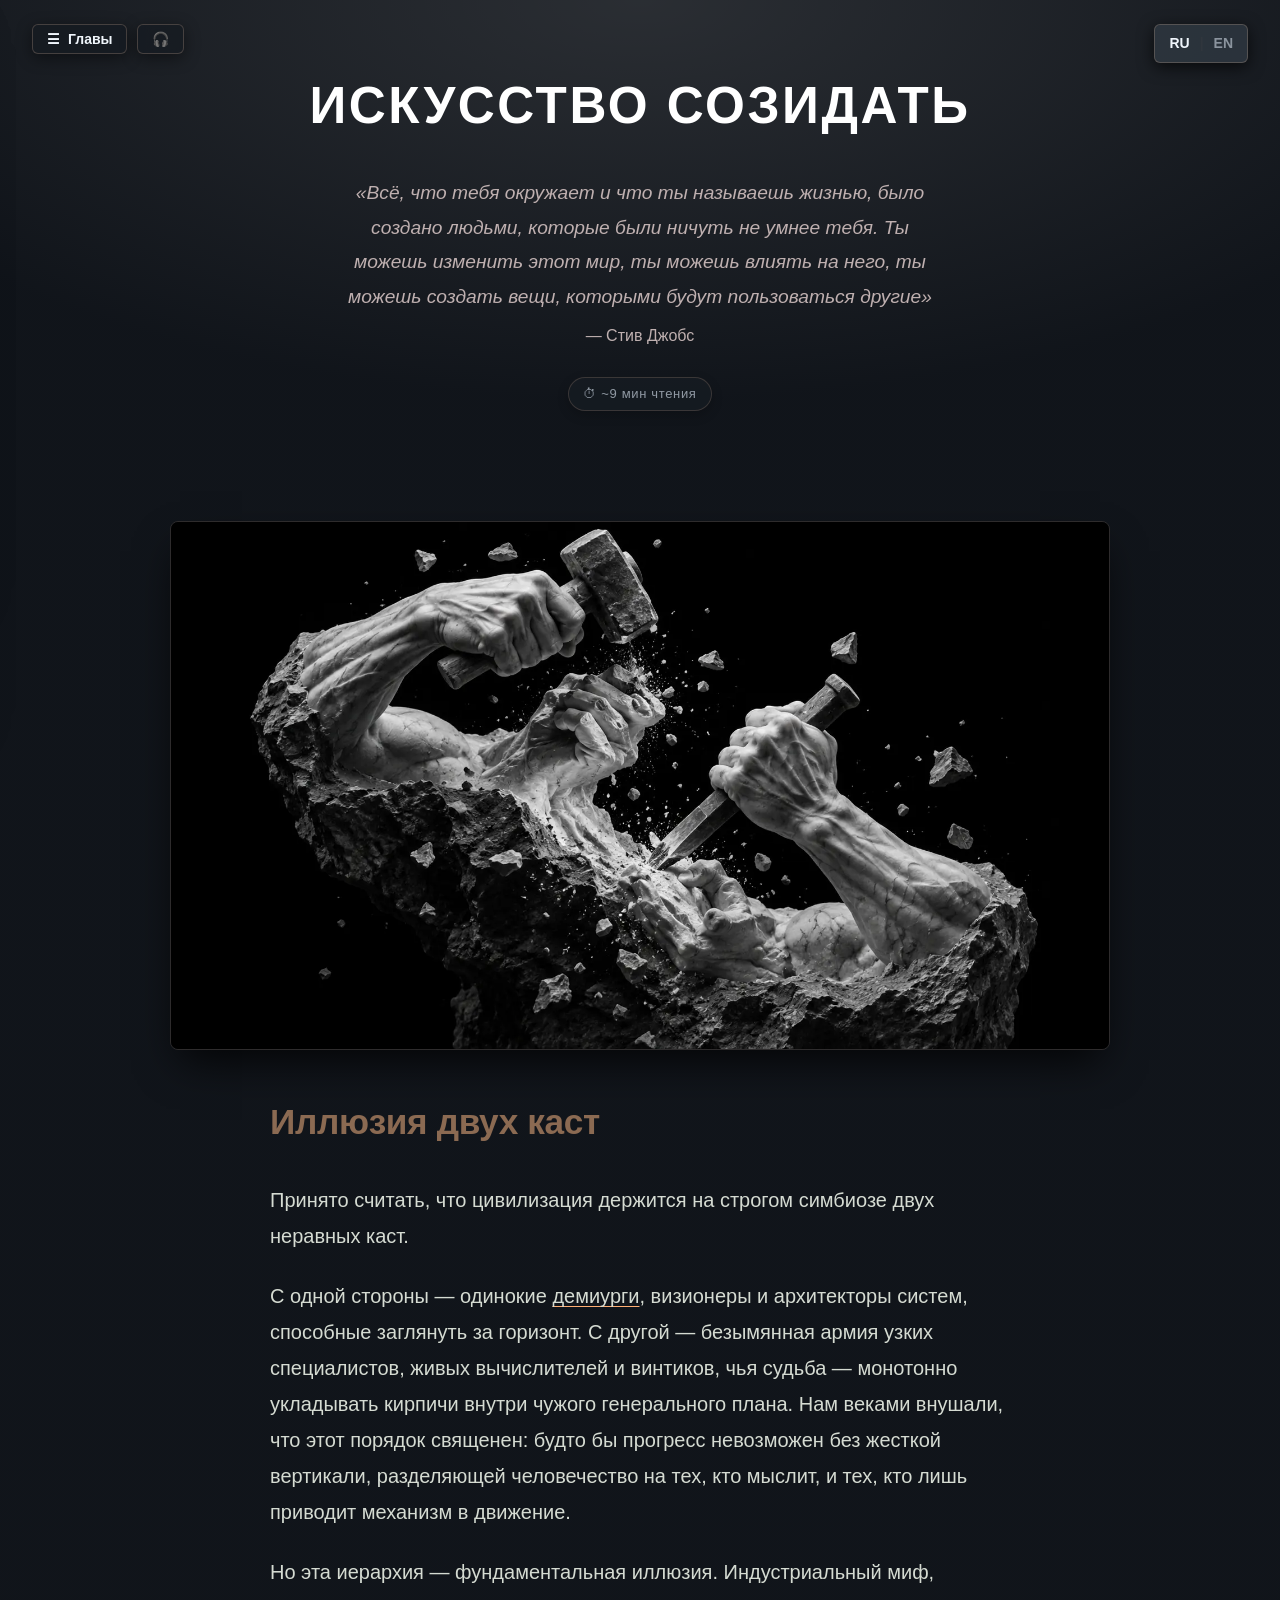
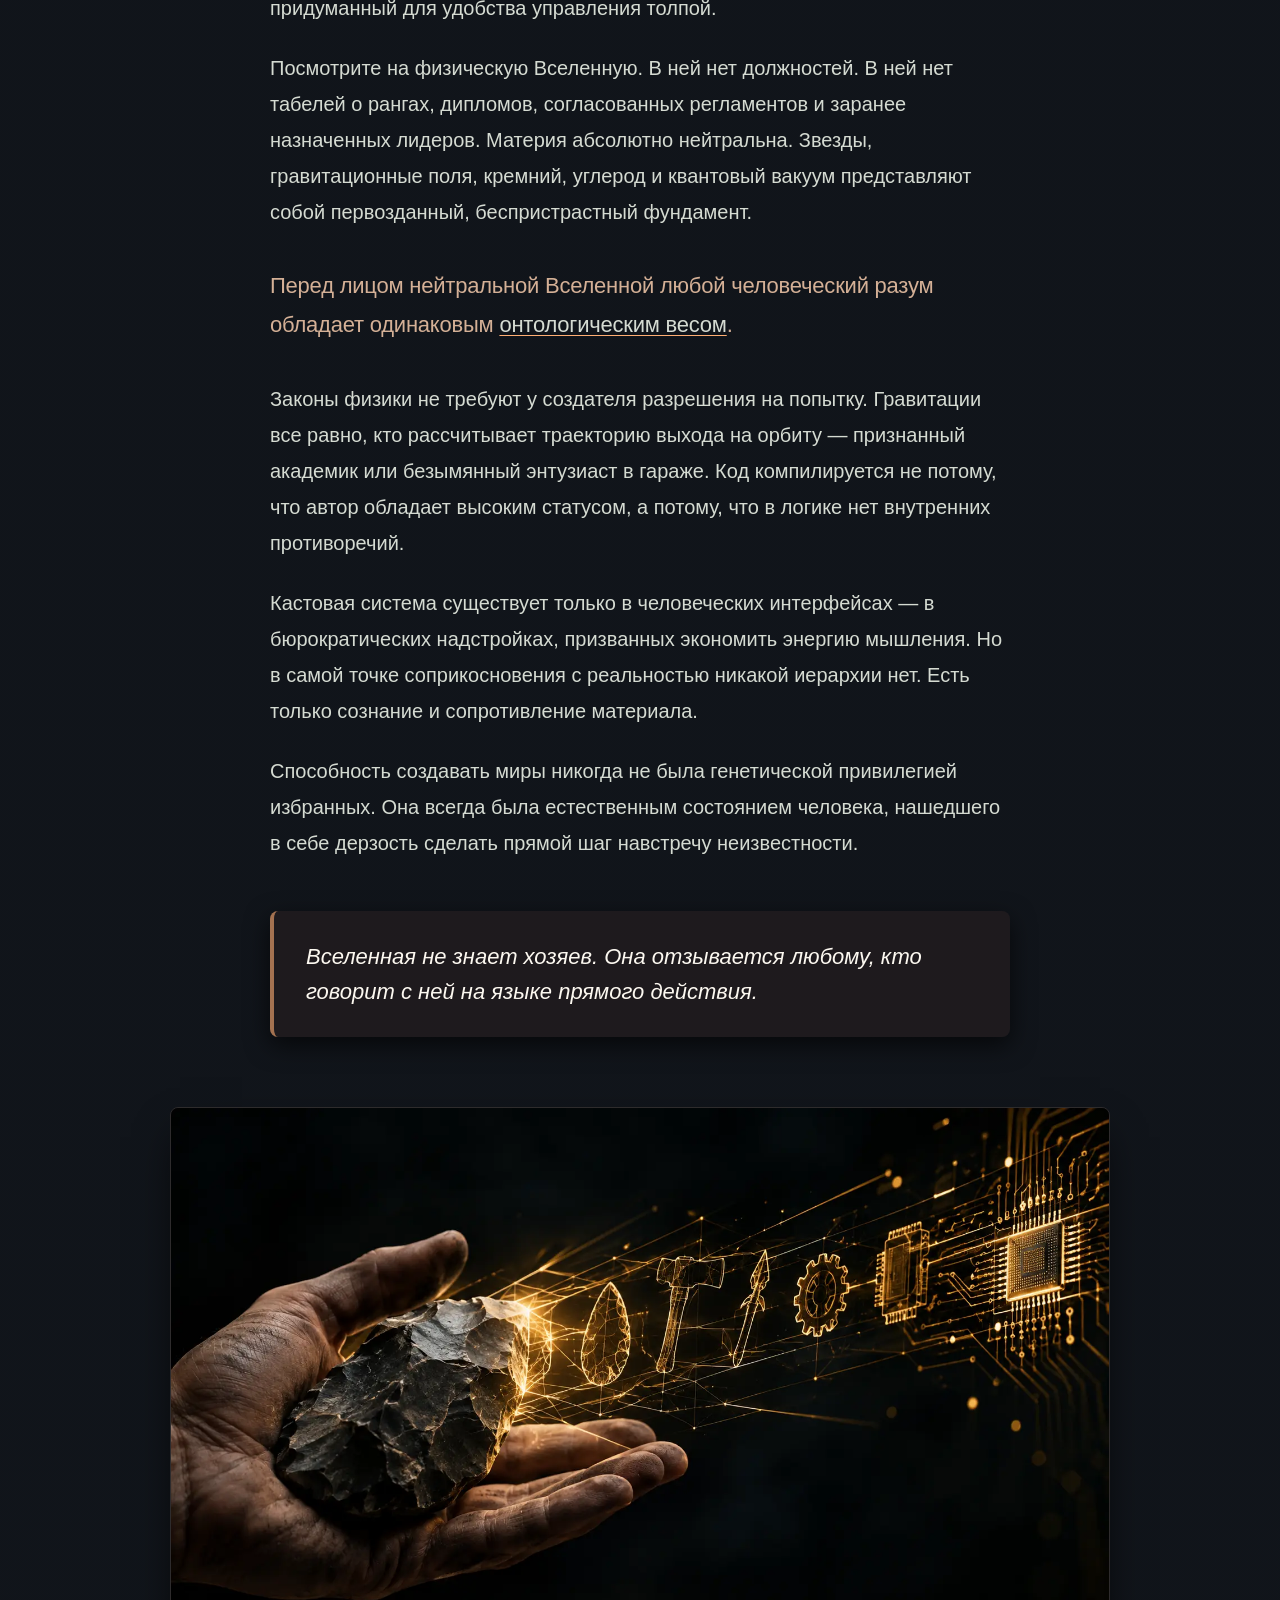
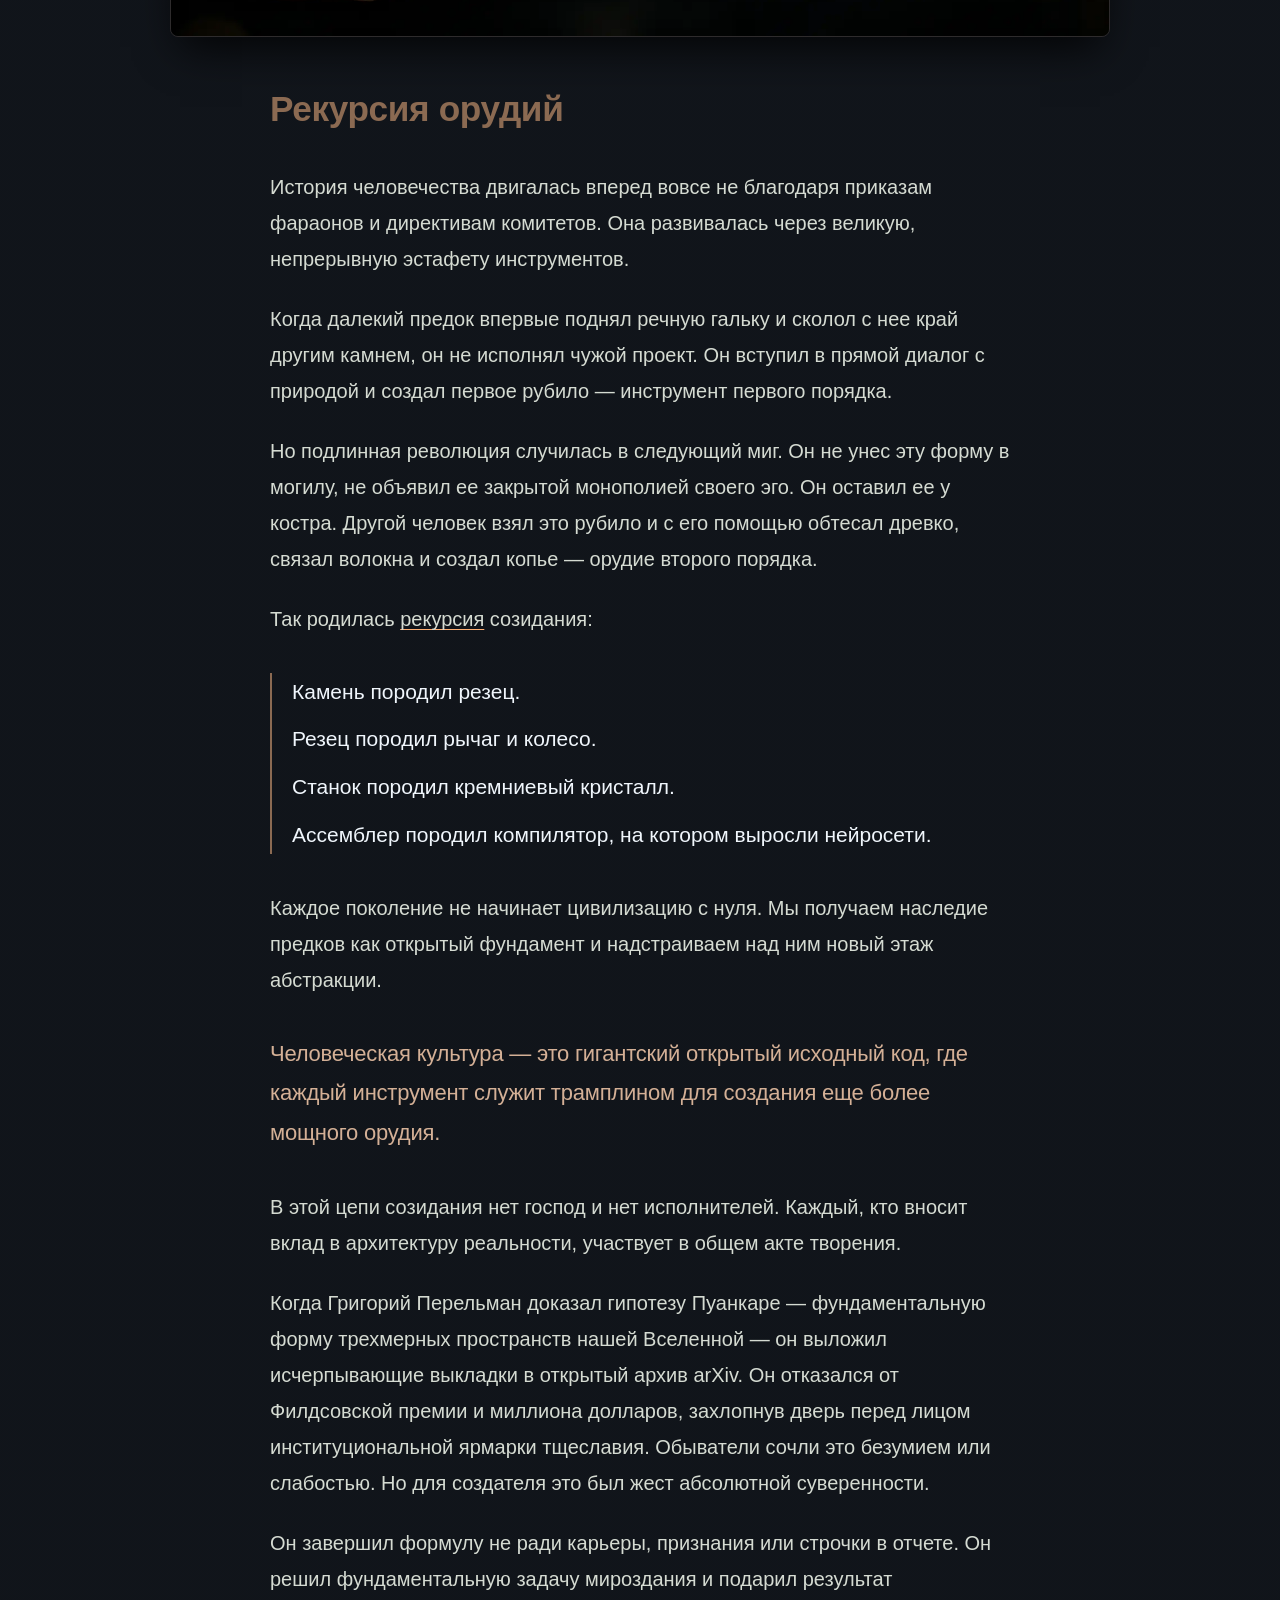
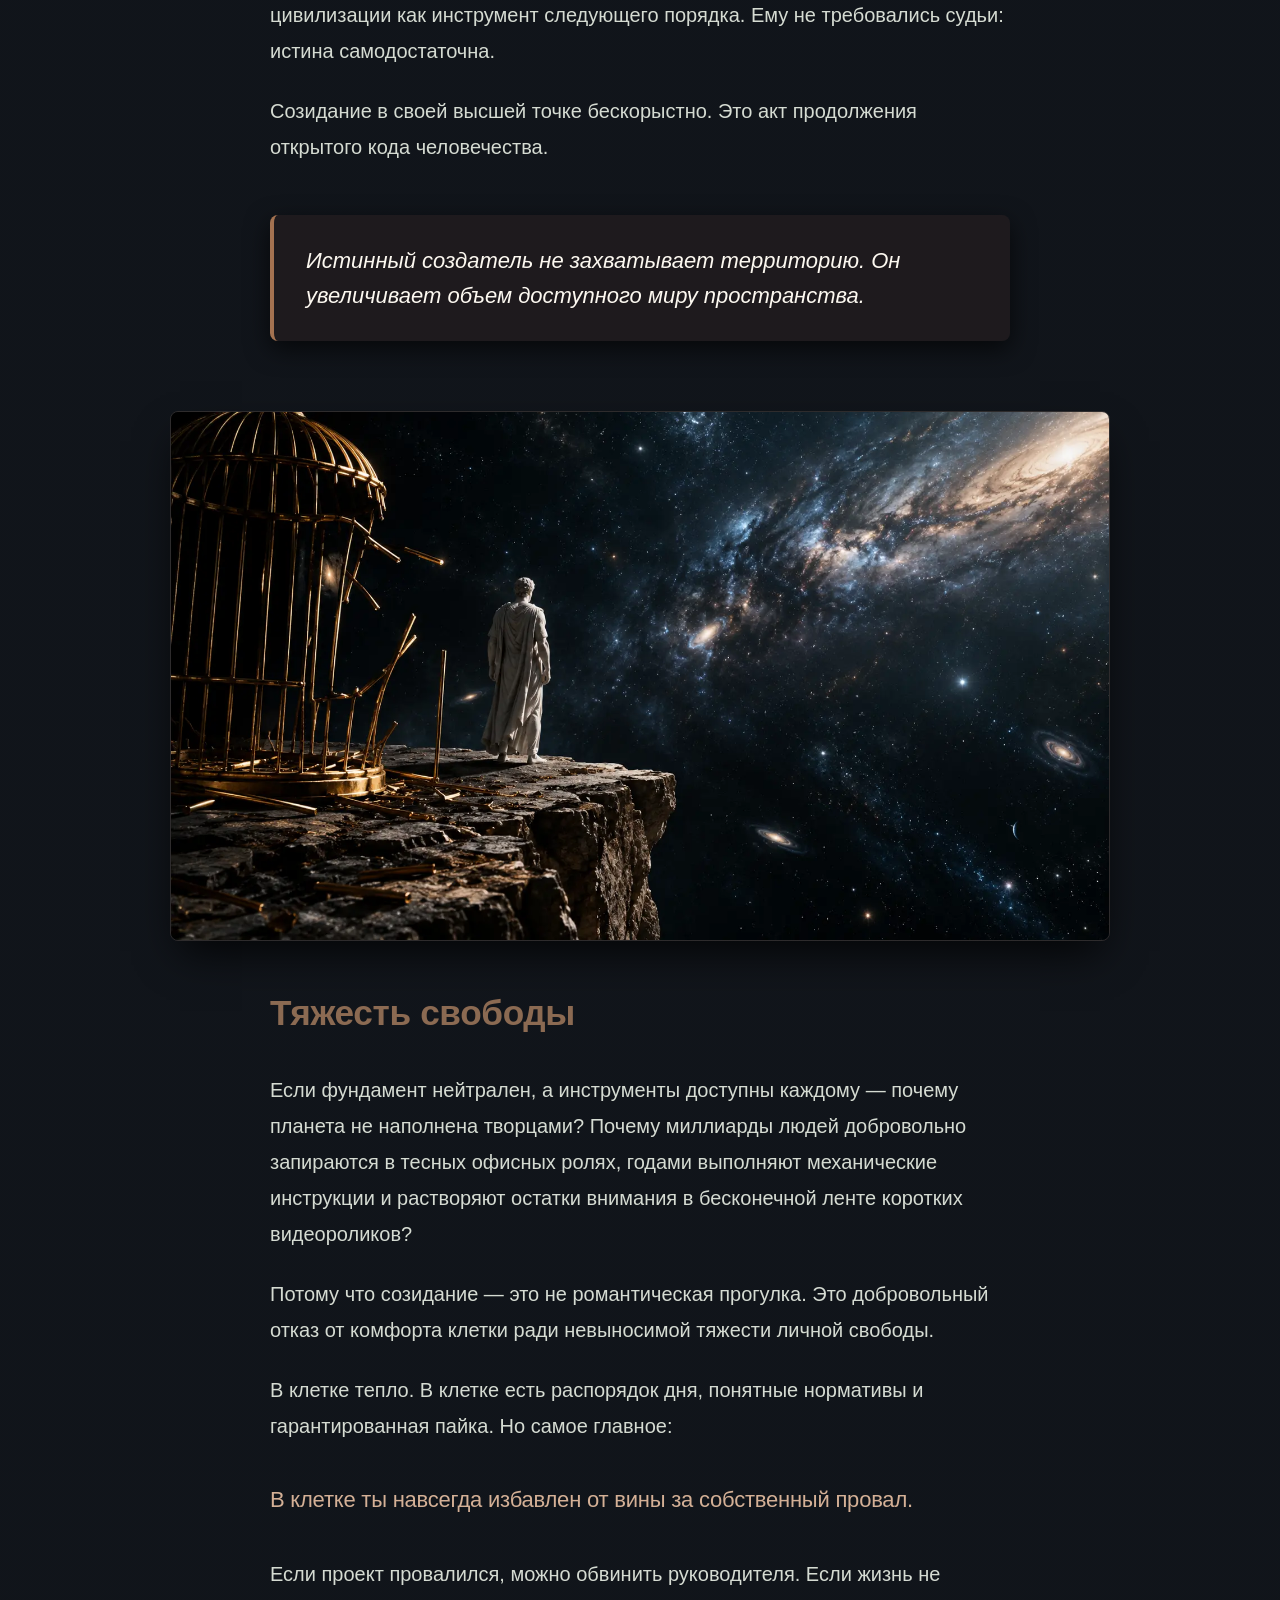
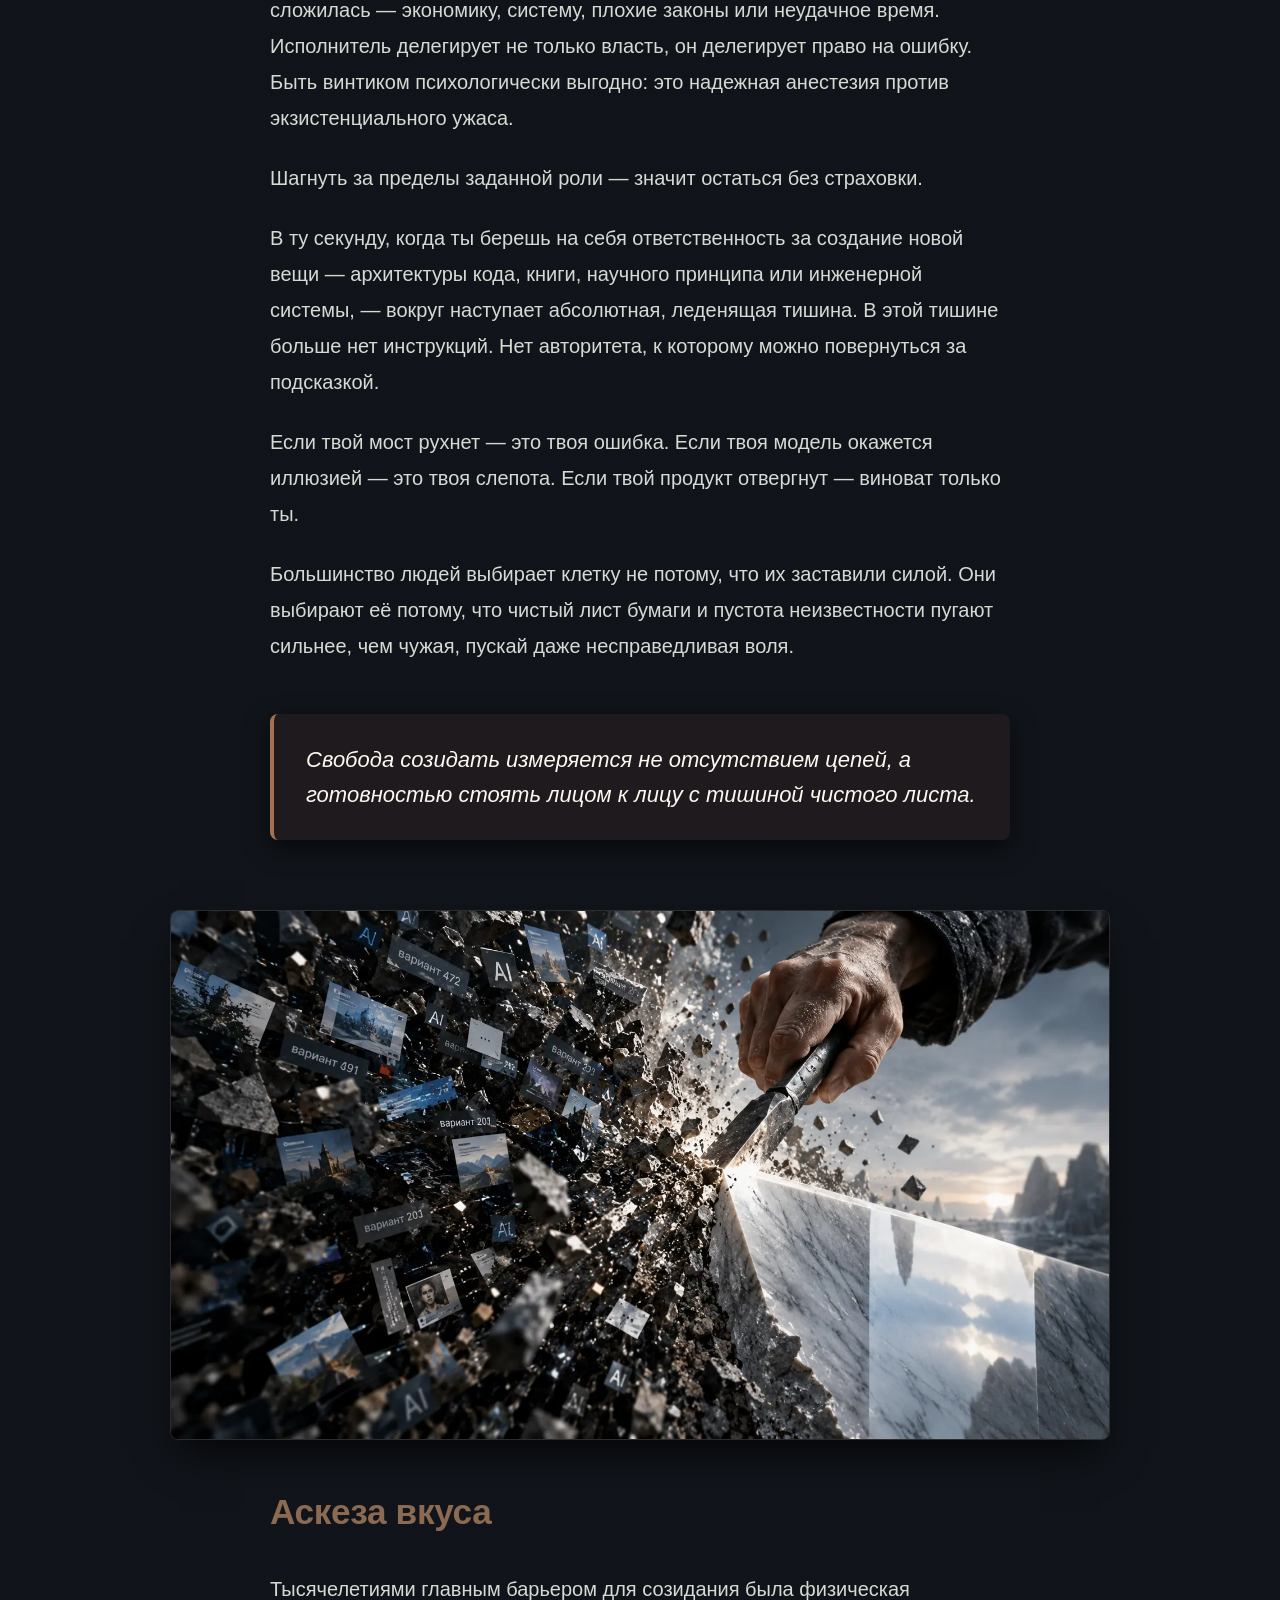
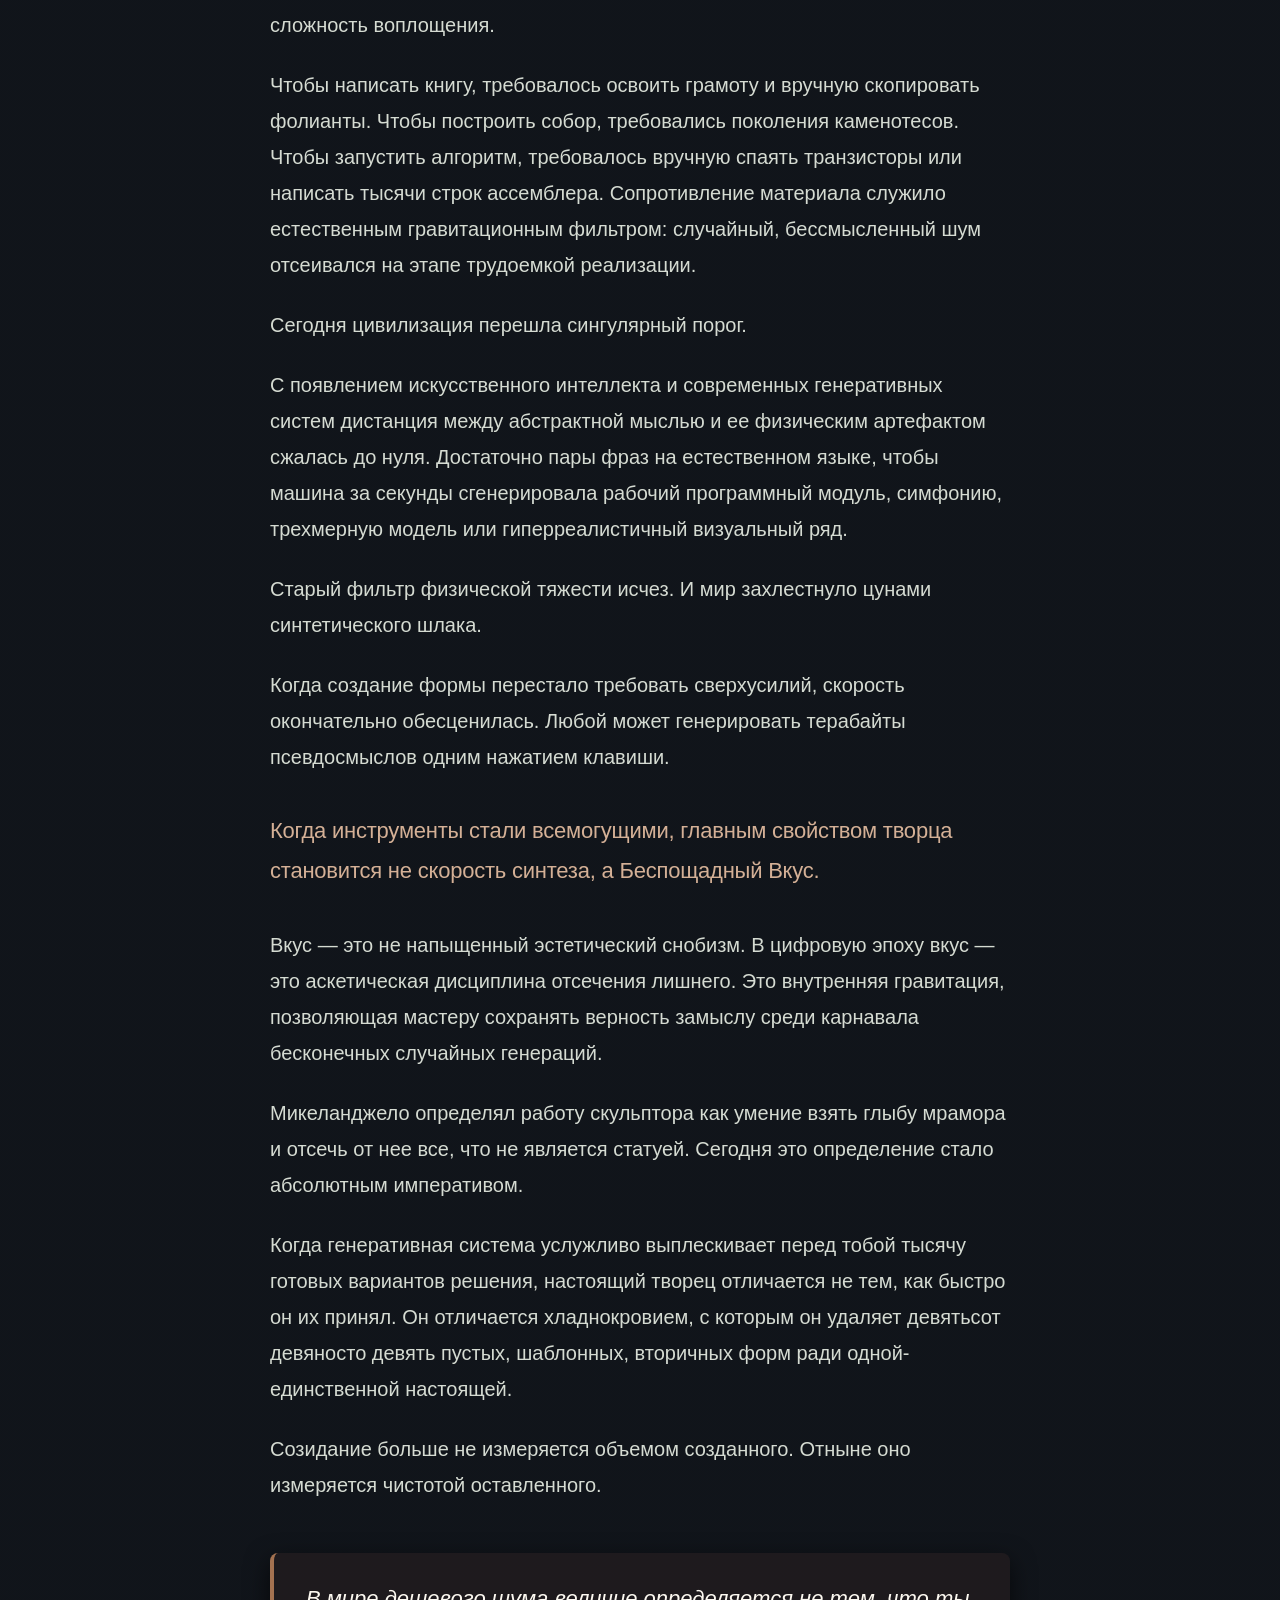
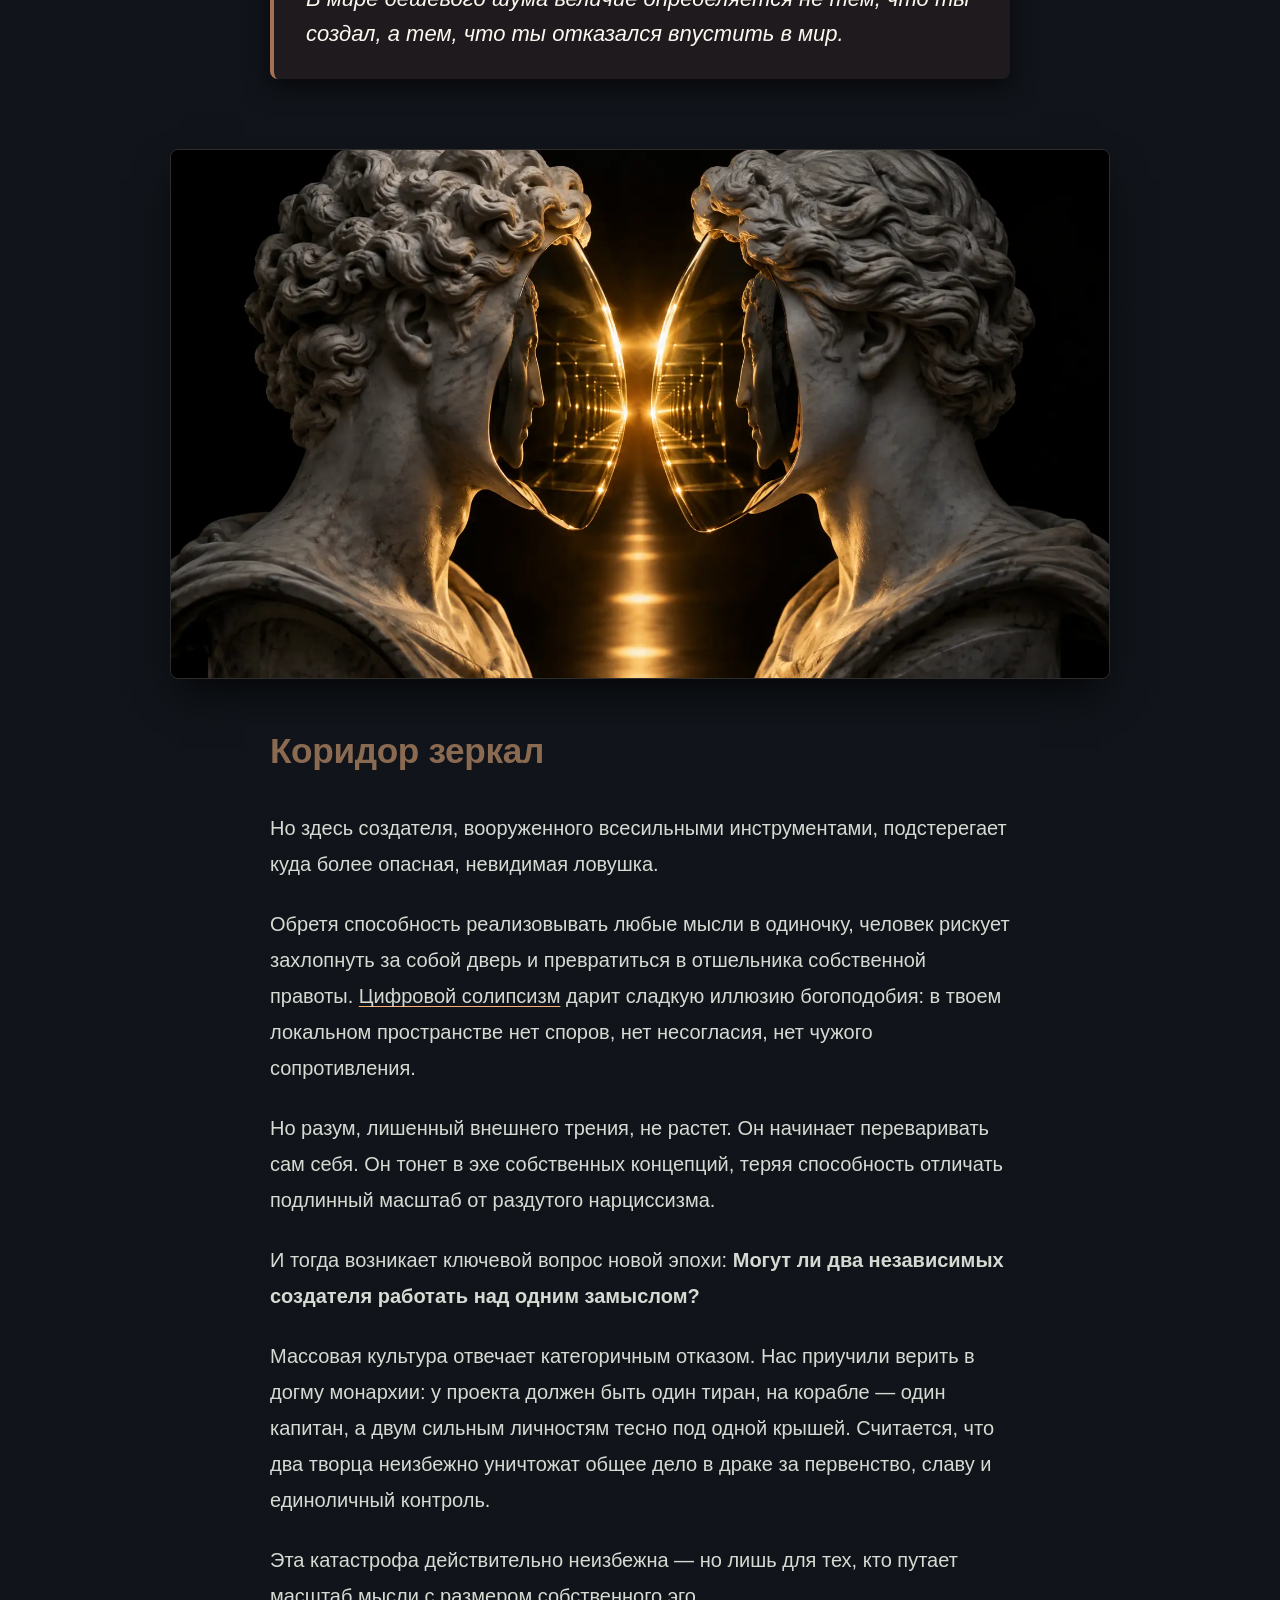
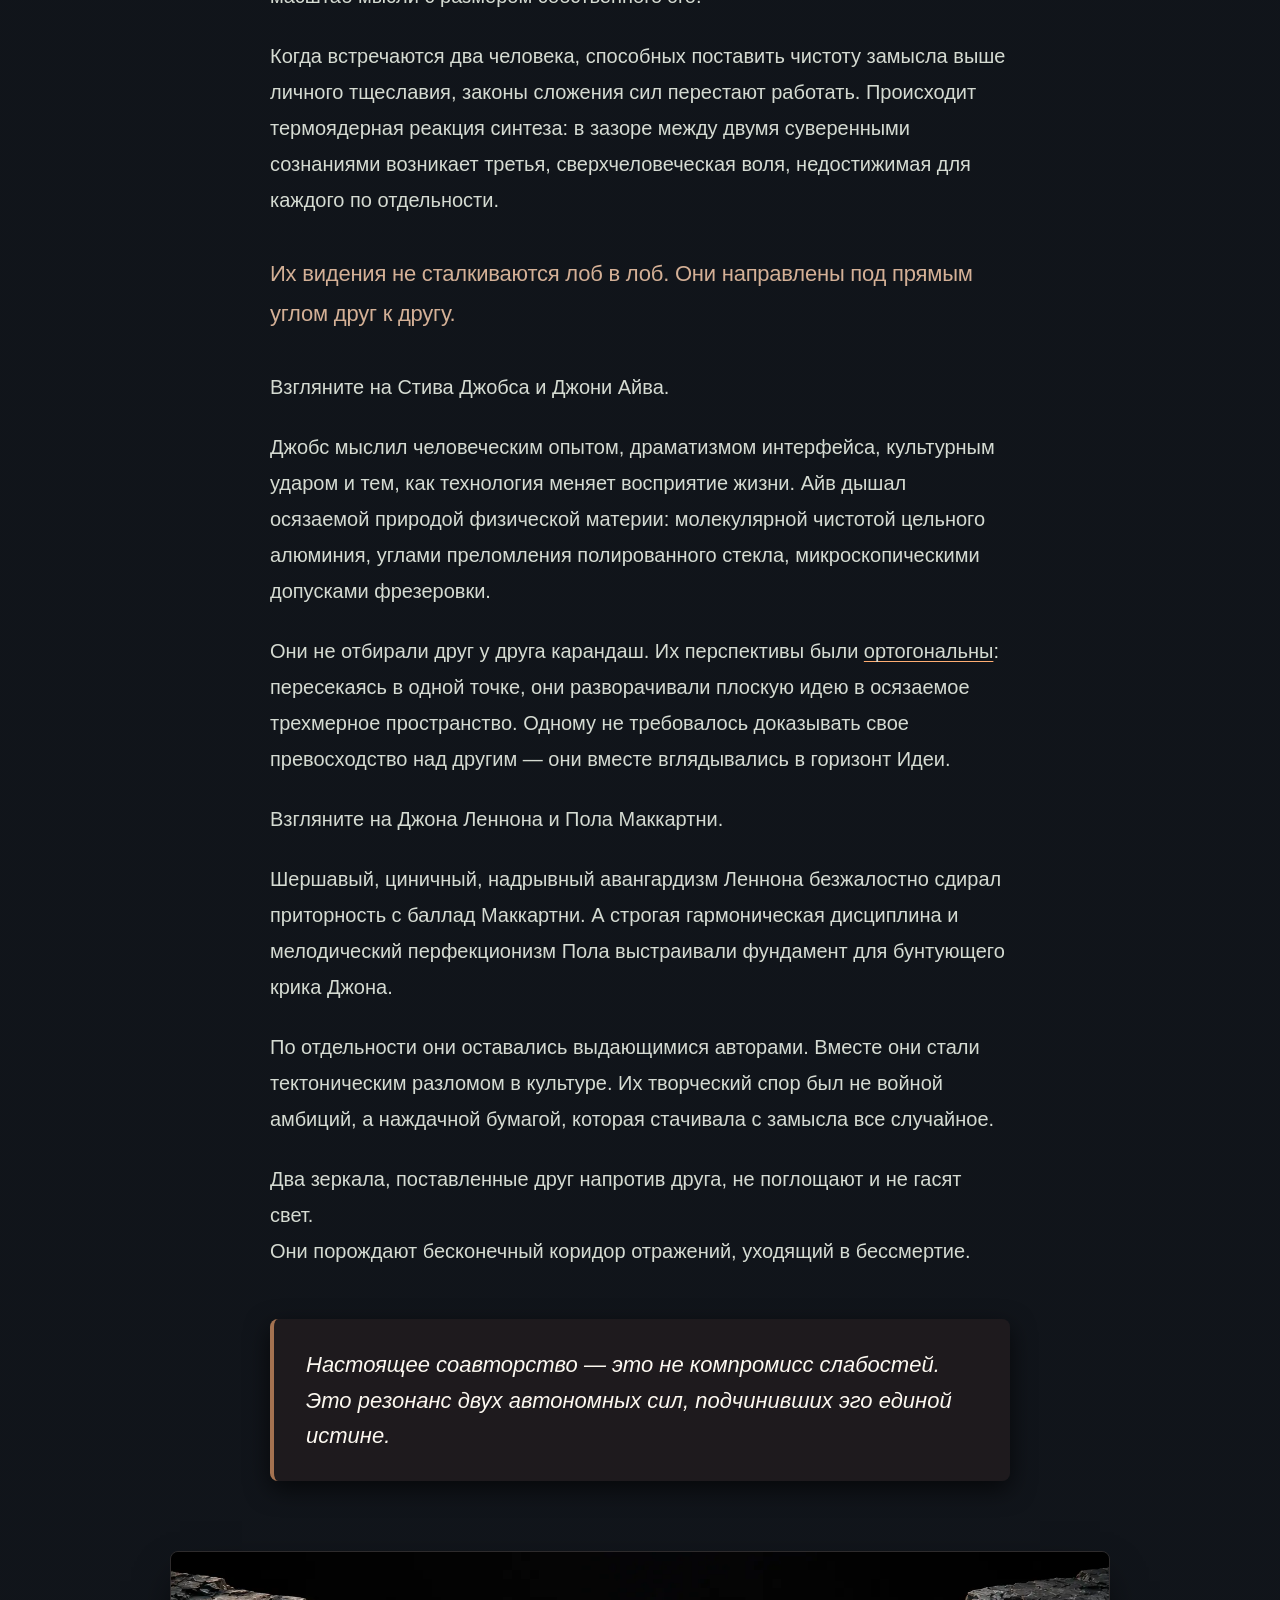
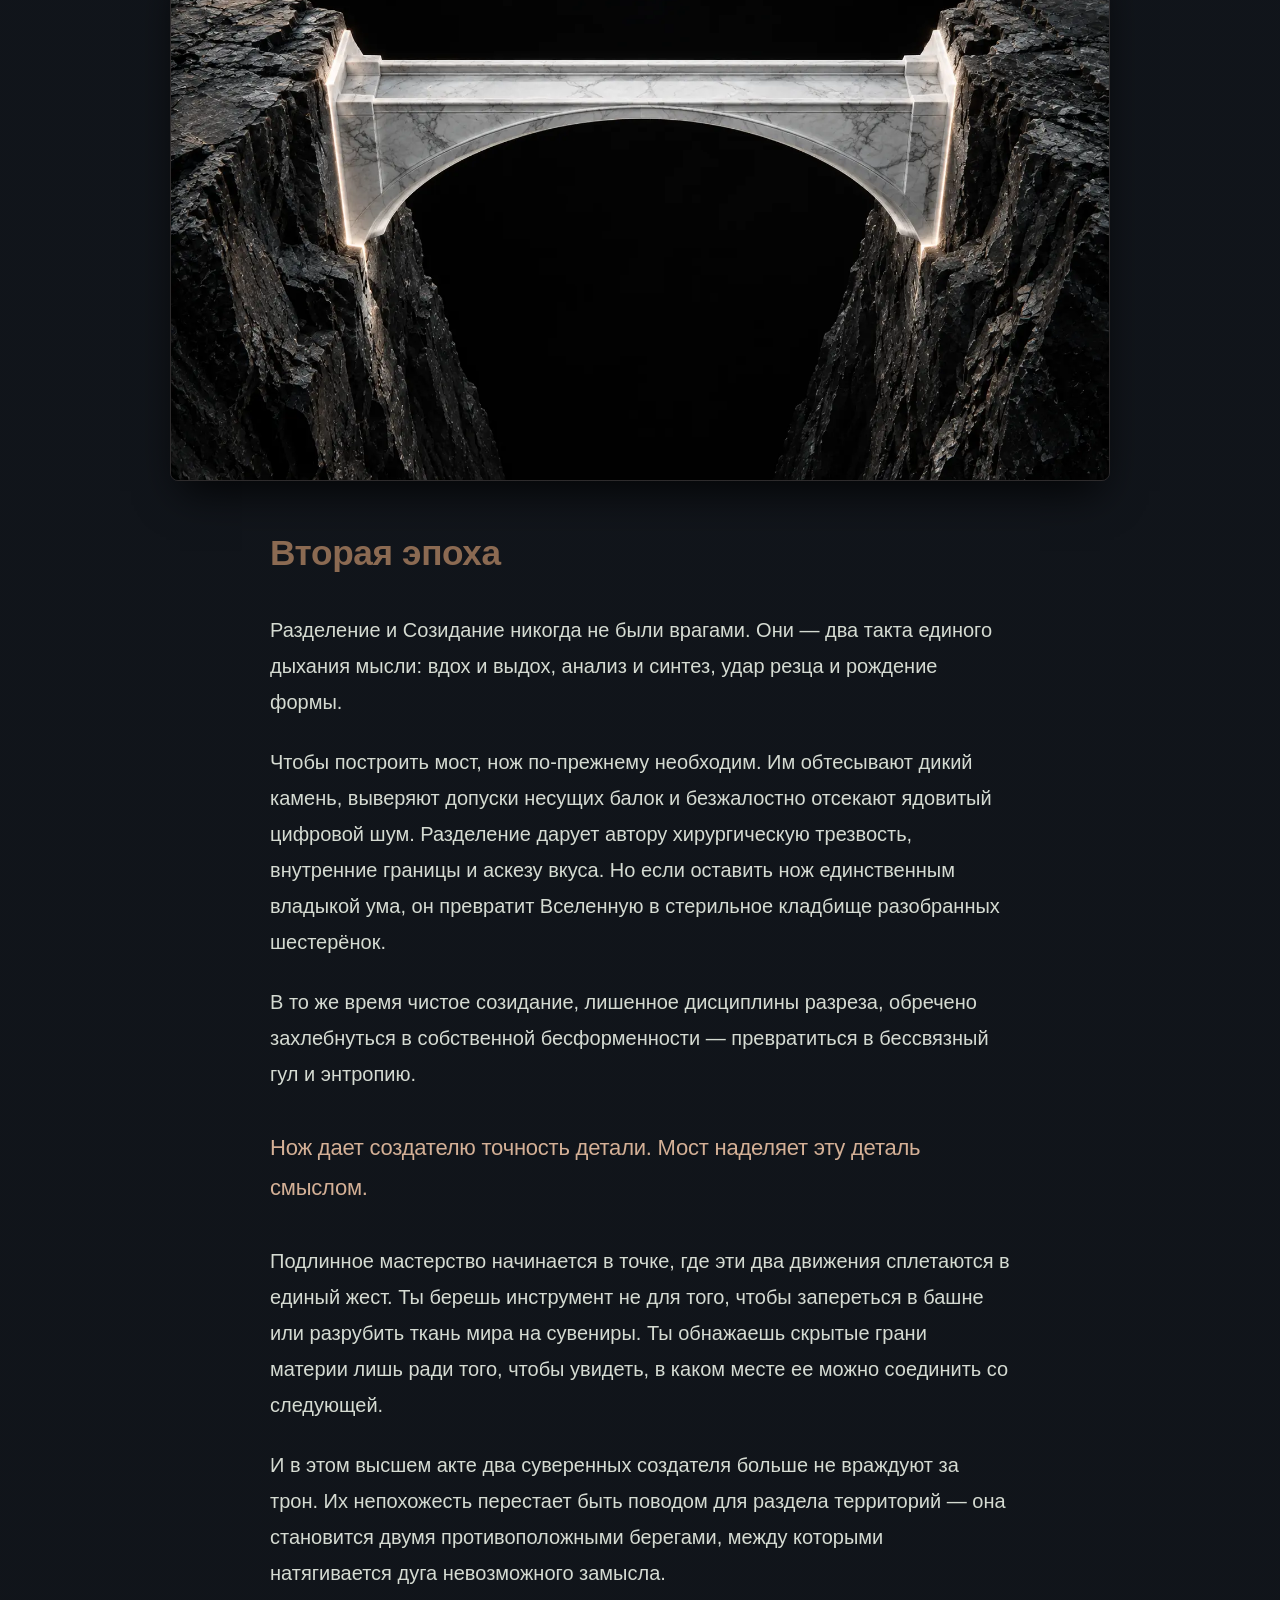
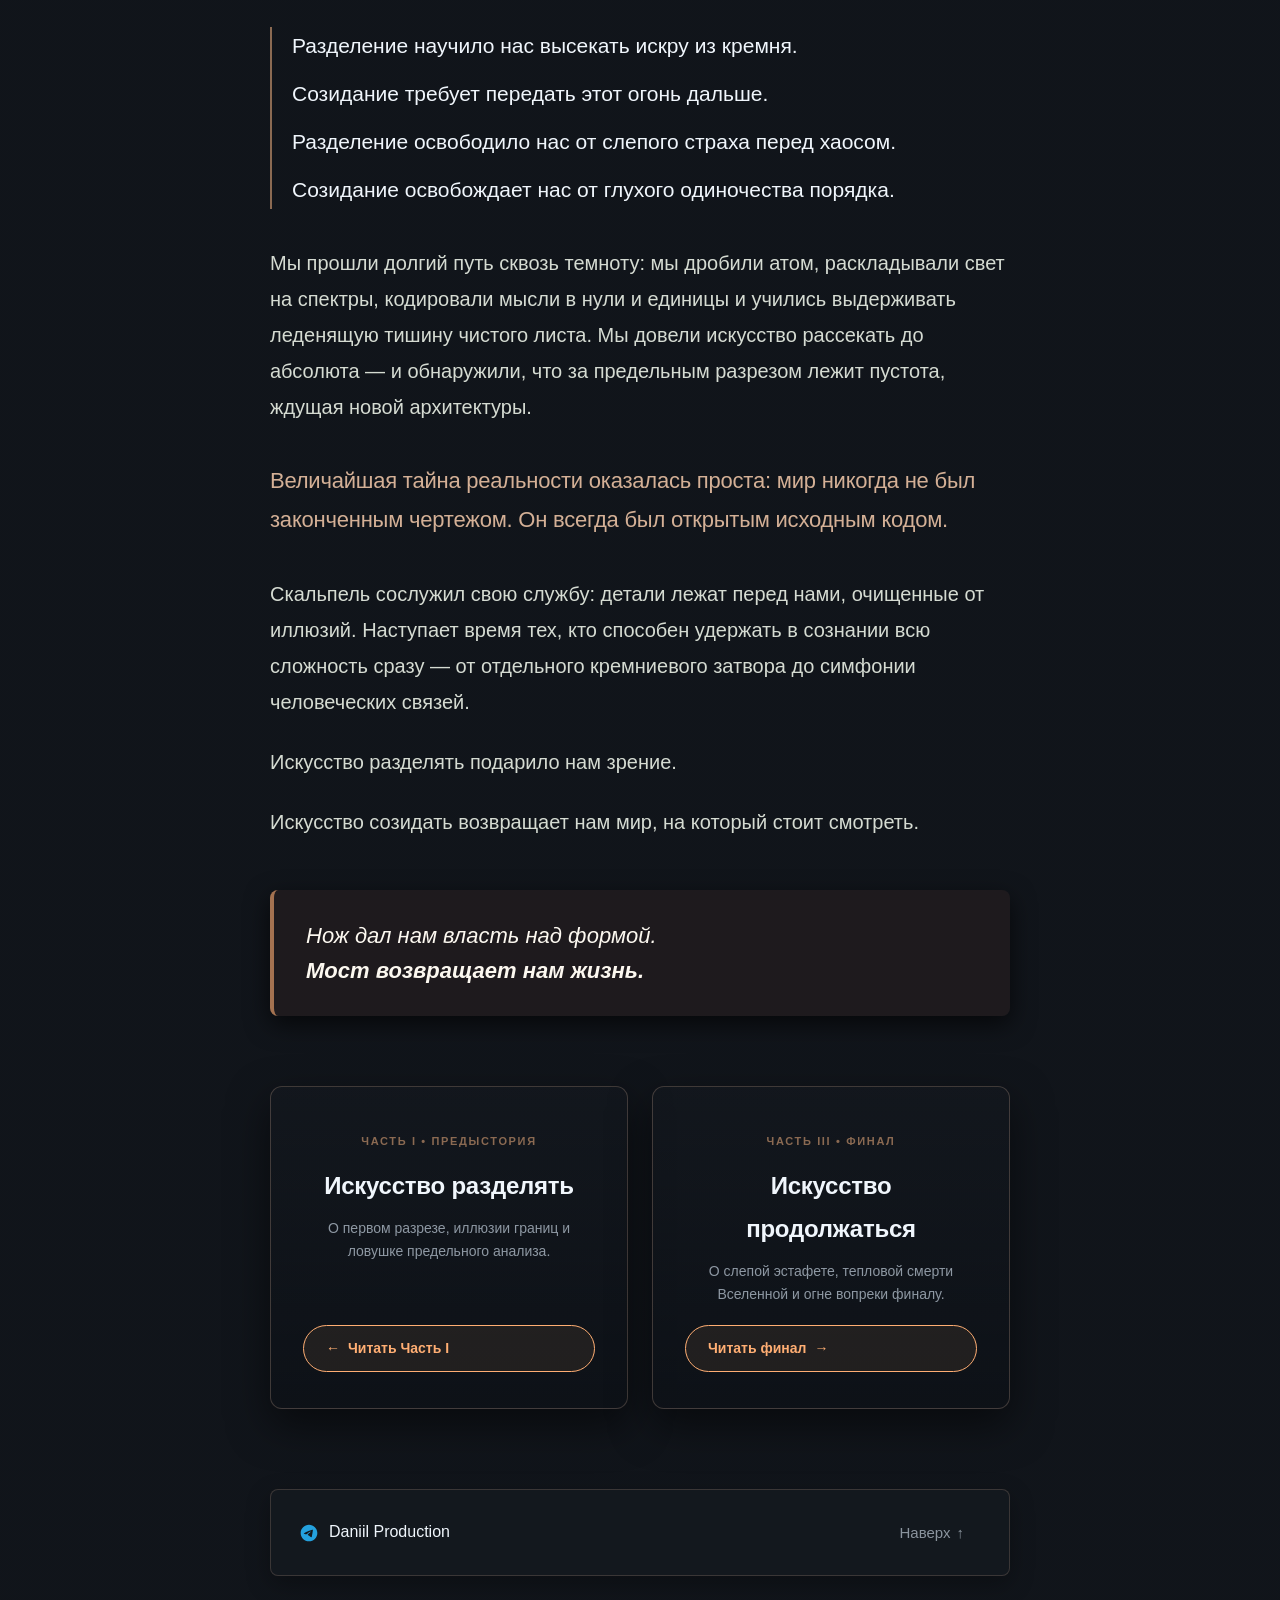
<file: ru/index.html>
<!DOCTYPE html>
<html lang="ru">
<head>
    <meta charset="UTF-8">
    <meta name="viewport" content="width=device-width, initial-scale=1.0">
    <meta name="description" content="Способность создавать миры никогда не была привилегией избранных. Она всегда была сущностью человека, решившегося сделать шаг.">
    <meta name="robots" content="index, follow">
    <meta name="yandex-verification" content="fb41b37b7a5908dd" />
    <meta property="og:title" content="Искусство созидать">
    <meta property="og:description" content="Способность создавать миры никогда не была привилегией избранных. Она всегда была сущностью человека, решившегося сделать шаг.">
    <meta property="og:type" content="website">
    <meta property="og:url" content="https://creation.daniilproduction.com/ru/">
    <meta property="og:image" content="https://creation.daniilproduction.com/img/1.png">
    <meta property="og:image:width" content="1024">
    <meta property="og:image:height" content="1024">

    <meta name="twitter:card" content="summary_large_image">
    <meta name="twitter:title" content="Искусство созидать">
    <meta name="twitter:description" content="Способность создавать миры никогда не была привилегией избранных. Она всегда была сущностью человека, решившегося сделать шаг.">
    <meta name="twitter:image" content="https://creation.daniilproduction.com/img/1.png">

    <title>Искусство созидать</title>
    <link rel="icon" href="/img/icon.svg" type="image/svg+xml">
    <link rel="stylesheet" href="/style.css">

    <link rel="canonical" href="https://creation.daniilproduction.com/ru/">
    <link rel="alternate" hreflang="ru" href="https://creation.daniilproduction.com/ru/">
    <link rel="alternate" hreflang="en" href="https://creation.daniilproduction.com/">
    <link rel="alternate" hreflang="x-default" href="https://creation.daniilproduction.com/">

    <script type="application/ld+json">
    {
        "@context": "https://schema.org",
        "@type": "Article",
        "headline": "Искусство созидать",
        "image": "https://creation.daniilproduction.com/img/1.png",
        "inLanguage": "ru",
        "author": {
            "@type": "Person",
            "name": "Daniil"
        },
        "publisher": {
            "@type": "Organization",
            "name": "Daniil Production"
        }
    }
    </script>
</head>

<body>
    <div class="top-controls-left">
        <button id="menu-toggle" class="menu-toggle-btn" aria-label="Open table of contents">
            <span class="menu-icon">☰</span>
            <span class="menu-text">Главы</span>
        </button>

        <button id="music-toggle" class="menu-toggle-btn audio-btn" aria-label="Open soundtrack">
            <span class="menu-icon">🎧</span>
        </button>
    </div>
    <div id="sidebar-overlay" class="sidebar-overlay"></div>
    <aside id="sidebar" class="sidebar-card">
        <div class="sidebar-header">
            <span class="sidebar-title">ОГЛАВЛЕНИЕ</span>
            <button id="menu-close" class="sidebar-close-btn">&times;</button>
        </div>
        
        <nav class="sidebar-nav">
            <a href="#chapter-1" class="sidebar-link">
                <span class="ch-num">1</span>
                <span class="ch-name">Иллюзия двух каст</span>
            </a>
            <a href="#chapter-2" class="sidebar-link">
                <span class="ch-num">2</span>
                <span class="ch-name">Рекурсия орудий</span>
            </a>
            <a href="#chapter-3" class="sidebar-link">
                <span class="ch-num">3</span>
                <span class="ch-name">Тяжесть свободы</span>
            </a>
            <a href="#chapter-4" class="sidebar-link">
                <span class="ch-num">4</span>
                <span class="ch-name">Аскеза вкуса</span>
            </a>
            <a href="#chapter-5" class="sidebar-link">
                <span class="ch-num">5</span>
                <span class="ch-name">Коридор зеркал</span>
            </a>
            <a href="#chapter-6" class="sidebar-link">
                <span class="ch-num">6</span>
                <span class="ch-name">Вторая эпоха</span>
            </a>
        </nav>

        <div class="sidebar-series">
            <span class="series-label">СЕРИЯ ЭССЕ</span>
            <a href="https://division.daniilproduction.com/ru/" class="series-link">I. Искусство разделять</a>
            <a href="https://creation.daniilproduction.com/ru/" class="series-link active">II. Искусство созидать</a>
            <a href="https://continue.daniilproduction.com/ru/" class="series-link">III. Искусство продолжаться</a>
        </div>
    </aside>

    <aside id="music-sidebar" class="sidebar-card">
        <div class="sidebar-header">
            <span class="sidebar-title">МУЗЫКА ДЛЯ ЧТЕНИЯ</span>
            <button id="music-close" class="sidebar-close-btn">&times;</button>
        </div>
        <div class="music-list">
            <div class="music-item active" data-index="0">
                <div class="music-item-info">
                    <span class="music-num">1</span>
                    <div>
                        <div class="music-name">Science Documentary</div>
                        <div class="music-author">leberch</div>
                    </div>
                </div>
                <span class="music-duration">2:04</span>
            </div>
            <div class="music-item" data-index="1">
                <div class="music-item-info">
                    <span class="music-num">2</span>
                    <div>
                        <div class="music-name">Atmosphere Documentary</div>
                        <div class="music-author">leberch</div>
                    </div>
                </div>
                <span class="music-duration">2:46</span>
            </div>
            <div class="music-item" data-index="2">
                <div class="music-item-info">
                    <span class="music-num">3</span>
                    <div>
                        <div class="music-name">Documentary</div>
                        <div class="music-author">leberch</div>
                    </div>
                </div>
                <span class="music-duration">2:30</span>
            </div>
            <div class="music-item" data-index="3">
                <div class="music-item-info">
                    <span class="music-num">4</span>
                    <div>
                        <div class="music-name">Ambient</div>
                        <div class="music-author">leberch</div>
                    </div>
                </div>
                <span class="music-duration">2:32</span>
            </div>
        </div>

        <div class="player-panel">
            <div class="player-time-row">
                <span id="player-current-time">0:00</span>
                <span id="player-total-time">2:04</span>
            </div>
            
            <input type="range" id="player-progress" class="player-slider" min="0" max="100" value="0" step="0.1">

            <div class="player-actions">
                <button id="player-play-btn" class="player-play-btn" aria-label="Play/Pause">▶</button>
            </div>
        </div>
    </aside>

    <div id="progress-bar"></div>
    <audio id="main-audio" preload="none"></audio>
    <div class="top-lang-switch">
        <a class="lang-btn active">RU</a>
        <span class="lang-divider">|</span>
        <a href="/" class="lang-btn">EN</a>
    </div>
    <header>
        <h1>ИСКУССТВО СОЗИДАТЬ</h1>
        <blockquote class="epigraph">
            <p class="epigraph-text">«Всё, что тебя окружает и что ты называешь жизнью, было создано людьми, которые были ничуть не умнее тебя. Ты можешь изменить этот мир, ты можешь влиять на него, ты можешь создать вещи, которыми будут пользоваться другие»</p>
            <cite class="epigraph-author">— Стив Джобс</cite>
        </blockquote>
        <div class="reading-meta">
            <span>⏱ ~9 мин чтения</span>
        </div>
    </header>

    <main class="container">
        <section class="chapter" id="chapter-1">
            <img src="/img/1.webp" alt="Иллюзия двух каст" class="chapter-img">
            <h2>Иллюзия двух каст</h2>
            <p>Принято считать, что цивилизация держится на строгом симбиозе двух неравных каст.</p>
            <p>С одной стороны — одинокие <span class="term" data-definition="Демиург (от греч. «мастер, творец») — создатель мира. В контексте текста — те, кто проектирует фундаментальные правила и архитектуру систем, в которых живут другие.">демиурги</span>, визионеры и архитекторы систем, способные заглянуть за горизонт. С другой — безымянная армия узких специалистов, живых вычислителей и винтиков, чья судьба — монотонно укладывать кирпичи внутри чужого генерального плана. Нам веками внушали, что этот порядок священен: будто бы прогресс невозможен без жесткой вертикали, разделяющей человечество на тех, кто мыслит, и тех, кто лишь приводит механизм в движение.</p>
            <p>Но эта иерархия — фундаментальная иллюзия. Индустриальный миф, придуманный для удобства управления толпой.</p>
            <p>Посмотрите на физическую Вселенную. В ней нет должностей. В ней нет табелей о рангах, дипломов, согласованных регламентов и заранее назначенных лидеров. Материя абсолютно нейтральна. Звезды, гравитационные поля, кремний, углерод и квантовый вакуум представляют собой первозданный, беспристрастный фундамент.</p>
            <p class="highlight">Перед лицом нейтральной Вселенной любой человеческий разум обладает одинаковым <span class="term" data-definition="Изначальная ценность и подлинность чего-либо перед законами самого бытия (от греч. ontos — «сущее»), независимо от человеческих званий или статусов.">онтологическим весом</span>.</p>
            <p>Законы физики не требуют у создателя разрешения на попытку. Гравитации все равно, кто рассчитывает траекторию выхода на орбиту — признанный академик или безымянный энтузиаст в гараже. Код компилируется не потому, что автор обладает высоким статусом, а потому, что в логике нет внутренних противоречий.</p>
            <p>Кастовая система существует только в человеческих интерфейсах — в бюрократических надстройках, призванных экономить энергию мышления. Но в самой точке соприкосновения с реальностью никакой иерархии нет. Есть только сознание и сопротивление материала.</p>
            <p>Способность создавать миры никогда не была генетической привилегией избранных. Она всегда была естественным состоянием человека, нашедшего в себе дерзость сделать прямой шаг навстречу неизвестности.</p>
            <blockquote class="manifesto">
                <p>Вселенная не знает хозяев. Она отзывается любому, кто говорит с ней на языке прямого действия.</p>
            </blockquote>
        </section>

        <section class="chapter" id="chapter-2">
            <img src="/img/2.webp" alt="Рекурсия орудий" class="chapter-img">
            <h2>Рекурсия орудий</h2>
            <p>История человечества двигалась вперед вовсе не благодаря приказам фараонов и директивам комитетов. Она развивалась через великую, непрерывную эстафету инструментов.</p>
            <p>Когда далекий предок впервые поднял речную гальку и сколол с нее край другим камнем, он не исполнял чужой проект. Он вступил в прямой диалог с природой и создал первое рубило — инструмент первого порядка.</p>
            <p>Но подлинная революция случилась в следующий миг. Он не унес эту форму в могилу, не объявил ее закрытой монополией своего эго. Он оставил ее у костра. Другой человек взял это рубило и с его помощью обтесал древко, связал волокна и создал копье — орудие второго порядка.</p>
            <p>Так родилась <span class="term" data-definition="Рекурсия — процесс, где действие обращается к самому себе. В культуре: инструмент используется для создания нового, ещё более мощного инструмента (камень → резец → станок → компилятор).">рекурсия</span> созидания:</p>
            <div class="rhythm-block">
                <p>Камень породил резец.</p>
                <p>Резец породил рычаг и колесо.</p>
                <p>Станок породил кремниевый кристалл.</p>
                <p>Ассемблер породил компилятор, на котором выросли нейросети.</p>
            </div>
            <p>Каждое поколение не начинает цивилизацию с нуля. Мы получаем наследие предков как открытый фундамент и надстраиваем над ним новый этаж абстракции.</p>
            <p class="highlight">Человеческая культура — это гигантский открытый исходный код, где каждый инструмент служит трамплином для создания еще более мощного орудия.</p>
            <p>В этой цепи созидания нет господ и нет исполнителей. Каждый, кто вносит вклад в архитектуру реальности, участвует в общем акте творения.</p>
            <p>Когда Григорий Перельман доказал гипотезу Пуанкаре — фундаментальную форму трехмерных пространств нашей Вселенной — он выложил исчерпывающие выкладки в открытый архив arXiv. Он отказался от Филдсовской премии и миллиона долларов, захлопнув дверь перед лицом институциональной ярмарки тщеславия. Обыватели сочли это безумием или слабостью. Но для создателя это был жест абсолютной суверенности.</p>
            <p>Он завершил формулу не ради карьеры, признания или строчки в отчете. Он решил фундаментальную задачу мироздания и подарил результат цивилизации как инструмент следующего порядка. Ему не требовались судьи: истина самодостаточна.</p>
            <p>Созидание в своей высшей точке бескорыстно. Это акт продолжения открытого кода человечества.</p>
            <blockquote class="manifesto">
                <p>Истинный создатель не захватывает территорию. Он увеличивает объем доступного миру пространства.</p>
            </blockquote>
        </section>

        <section class="chapter" id="chapter-3">
            <img src="/img/3.webp" alt="Тяжесть свободы" class="chapter-img">
            <h2>Тяжесть свободы</h2>
            <p>Если фундамент нейтрален, а инструменты доступны каждому — почему планета не наполнена творцами? Почему миллиарды людей добровольно запираются в тесных офисных ролях, годами выполняют механические инструкции и растворяют остатки внимания в бесконечной ленте коротких видеороликов?</p>
            <p>Потому что созидание — это не романтическая прогулка. Это добровольный отказ от комфорта клетки ради невыносимой тяжести личной свободы.</p>
            <p>В клетке тепло. В клетке есть распорядок дня, понятные нормативы и гарантированная пайка. Но самое главное:</p>
            <p class="highlight">В клетке ты навсегда избавлен от вины за собственный провал.</p>
            <p>Если проект провалился, можно обвинить руководителя. Если жизнь не сложилась — экономику, систему, плохие законы или неудачное время. Исполнитель делегирует не только власть, он делегирует право на ошибку. Быть винтиком психологически выгодно: это надежная анестезия против экзистенциального ужаса.</p>
            <p>Шагнуть за пределы заданной роли — значит остаться без страховки.</p>
            <p>В ту секунду, когда ты берешь на себя ответственность за создание новой вещи — архитектуры кода, книги, научного принципа или инженерной системы, — вокруг наступает абсолютная, леденящая тишина. В этой тишине больше нет инструкций. Нет авторитета, к которому можно повернуться за подсказкой.</p>
            <p>Если твой мост рухнет — это твоя ошибка. Если твоя модель окажется иллюзией — это твоя слепота. Если твой продукт отвергнут — виноват только ты.</p>
            <p>Большинство людей выбирает клетку не потому, что их заставили силой. Они выбирают её потому, что чистый лист бумаги и пустота неизвестности пугают сильнее, чем чужая, пускай даже несправедливая воля.</p>
            <blockquote class="manifesto">
                <p>Свобода созидать измеряется не отсутствием цепей, а готовностью стоять лицом к лицу с тишиной чистого листа.</p>
            </blockquote>
        </section>

        <section class="chapter" id="chapter-4">
            <img src="/img/4.webp" alt="Аскеза вкуса" class="chapter-img">
            <h2>Аскеза вкуса</h2>
            <p>Тысячелетиями главным барьером для созидания была физическая сложность воплощения.</p>
            <p>Чтобы написать книгу, требовалось освоить грамоту и вручную скопировать фолианты. Чтобы построить собор, требовались поколения каменотесов. Чтобы запустить алгоритм, требовалось вручную спаять транзисторы или написать тысячи строк ассемблера. Сопротивление материала служило естественным гравитационным фильтром: случайный, бессмысленный шум отсеивался на этапе трудоемкой реализации.</p>
            <p>Сегодня цивилизация перешла сингулярный порог.</p>
            <p>С появлением искусственного интеллекта и современных генеративных систем дистанция между абстрактной мыслью и ее физическим артефактом сжалась до нуля. Достаточно пары фраз на естественном языке, чтобы машина за секунды сгенерировала рабочий программный модуль, симфонию, трехмерную модель или гиперреалистичный визуальный ряд.</p>
            <p>Старый фильтр физической тяжести исчез. И мир захлестнуло цунами синтетического шлака.</p>
            <p>Когда создание формы перестало требовать сверхусилий, скорость окончательно обесценилась. Любой может генерировать терабайты псевдосмыслов одним нажатием клавиши.</p>
            <p class="highlight">Когда инструменты стали всемогущими, главным свойством творца становится не скорость синтеза, а Беспощадный Вкус.</p>
            <p>Вкус — это не напыщенный эстетический снобизм. В цифровую эпоху вкус — это аскетическая дисциплина отсечения лишнего. Это внутренняя гравитация, позволяющая мастеру сохранять верность замыслу среди карнавала бесконечных случайных генераций.</p>
            <p>Микеланджело определял работу скульптора как умение взять глыбу мрамора и отсечь от нее все, что не является статуей. Сегодня это определение стало абсолютным императивом.</p>
            <p>Когда генеративная система услужливо выплескивает перед тобой тысячу готовых вариантов решения, настоящий творец отличается не тем, как быстро он их принял. Он отличается хладнокровием, с которым он удаляет девятьсот девяносто девять пустых, шаблонных, вторичных форм ради одной-единственной настоящей.</p>
            <p>Созидание больше не измеряется объемом созданного. Отныне оно измеряется чистотой оставленного.</p>
            <blockquote class="manifesto">
                <p>В мире дешевого шума величие определяется не тем, что ты создал, а тем, что ты отказался впустить в мир.</p>
            </blockquote>
        </section>

        <section class="chapter" id="chapter-5">
            <img src="/img/5.webp" alt="Коридор зеркал" class="chapter-img">
            <h2>Коридор зеркал</h2>
            <p>Но здесь создателя, вооруженного всесильными инструментами, подстерегает куда более опасная, невидимая ловушка.</p>
            <p>Обретя способность реализовывать любые мысли в одиночку, человек рискует захлопнуть за собой дверь и превратиться в отшельника собственной правоты. <span class="term" data-definition="Солипсизм — философская позиция, признающая реальным только свой разум. Цифровой солипсизм: иллюзия всемогущества внутри изолированного эха нейросетей, где автору никто не возражает.">Цифровой солипсизм</span> дарит сладкую иллюзию богоподобия: в твоем локальном пространстве нет споров, нет несогласия, нет чужого сопротивления.</p>
            <p>Но разум, лишенный внешнего трения, не растет. Он начинает переваривать сам себя. Он тонет в эхе собственных концепций, теряя способность отличать подлинный масштаб от раздутого нарциссизма.</p>
            <p>И тогда возникает ключевой вопрос новой эпохи: <strong>Могут ли два независимых создателя работать над одним замыслом?</strong></p>
            <p>Массовая культура отвечает категоричным отказом. Нас приучили верить в догму монархии: у проекта должен быть один тиран, на корабле — один капитан, а двум сильным личностям тесно под одной крышей. Считается, что два творца неизбежно уничтожат общее дело в драке за первенство, славу и единоличный контроль.</p>
            <p>Эта катастрофа действительно неизбежна — но лишь для тех, кто путает масштаб мысли с размером собственного эго.</p>
            <p>Когда встречаются два человека, способных поставить чистоту замысла выше личного тщеславия, законы сложения сил перестают работать. Происходит термоядерная реакция синтеза: в зазоре между двумя суверенными сознаниями возникает третья, сверхчеловеческая воля, недостижимая для каждого по отдельности.</p>
            <p class="highlight">Их видения не сталкиваются лоб в лоб. Они направлены под прямым углом друг к другу.</p>
            <p>Взгляните на Стива Джобса и Джони Айва.</p>
            <p>Джобс мыслил человеческим опытом, драматизмом интерфейса, культурным ударом и тем, как технология меняет восприятие жизни. Айв дышал осязаемой природой физической материи: молекулярной чистотой цельного алюминия, углами преломления полированного стекла, микроскопическими допусками фрезеровки.</p>
            <p>Они не отбирали друг у друга карандаш. Их перспективы были <span class="term" data-definition="В геометрии — под прямым углом (90°). В соавторстве: независимые взгляды (смысл Джобса и материя Айва) не сталкиваются лоб в лоб, а образуют третье измерение (объем) из плоскости.">ортогональны</span>: пересекаясь в одной точке, они разворачивали плоскую идею в осязаемое трехмерное пространство. Одному не требовалось доказывать свое превосходство над другим — они вместе вглядывались в горизонт Идеи.</p>
            <p>Взгляните на Джона Леннона и Пола Маккартни.</p>
            <p>Шершавый, циничный, надрывный авангардизм Леннона безжалостно сдирал приторность с баллад Маккартни. А строгая гармоническая дисциплина и мелодический перфекционизм Пола выстраивали фундамент для бунтующего крика Джона.</p>
            <p>По отдельности они оставались выдающимися авторами. Вместе они стали тектоническим разломом в культуре. Их творческий спор был не войной амбиций, а наждачной бумагой, которая стачивала с замысла все случайное.</p>
            <p>Два зеркала, поставленные друг напротив друга, не поглощают и не гасят свет.<br>Они порождают бесконечный коридор отражений, уходящий в бессмертие.</p>
            <blockquote class="manifesto">
                <p>Настоящее соавторство — это не компромисс слабостей. Это резонанс двух автономных сил, подчинивших эго единой истине.</p>
            </blockquote>
        </section>

        <section class="chapter" id="chapter-6">
            <img src="/img/6.webp" alt="Вторая эпоха" class="chapter-img">
            <h2>Вторая эпоха</h2>
            <p>Разделение и Созидание никогда не были врагами. Они — два такта единого дыхания мысли: вдох и выдох, анализ и синтез, удар резца и рождение формы.</p>
            <p>Чтобы построить мост, нож по-прежнему необходим. Им обтесывают дикий камень, выверяют допуски несущих балок и безжалостно отсекают ядовитый цифровой шум. Разделение дарует автору хирургическую трезвость, внутренние границы и аскезу вкуса. Но если оставить нож единственным владыкой ума, он превратит Вселенную в стерильное кладбище разобранных шестерёнок.</p>
            <p>В то же время чистое созидание, лишенное дисциплины разреза, обречено захлебнуться в собственной бесформенности — превратиться в бессвязный гул и энтропию.</p>
            <p class="highlight">Нож дает создателю точность детали. Мост наделяет эту деталь смыслом.</p>
            <p>Подлинное мастерство начинается в точке, где эти два движения сплетаются в единый жест. Ты берешь инструмент не для того, чтобы запереться в башне или разрубить ткань мира на сувениры. Ты обнажаешь скрытые грани материи лишь ради того, чтобы увидеть, в каком месте ее можно соединить со следующей.</p>
            <p>И в этом высшем акте два суверенных создателя больше не враждуют за трон. Их непохожесть перестает быть поводом для раздела территорий — она становится двумя противоположными берегами, между которыми натягивается дуга невозможного замысла.</p>
            <div class="rhythm-block">
                <p>Разделение научило нас высекать искру из кремня.</p>
                <p>Созидание требует передать этот огонь дальше.</p>
                <p>Разделение освободило нас от слепого страха перед хаосом.</p>
                <p>Созидание освобождает нас от глухого одиночества порядка.</p>
            </div>
            <p>Мы прошли долгий путь сквозь темноту: мы дробили атом, раскладывали свет на спектры, кодировали мысли в нули и единицы и учились выдерживать леденящую тишину чистого листа. Мы довели искусство рассекать до абсолюта — и обнаружили, что за предельным разрезом лежит пустота, ждущая новой архитектуры.</p>
            <p class="highlight">Величайшая тайна реальности оказалась проста: мир никогда не был законченным чертежом. Он всегда был открытым исходным кодом.</p>
            <p>Скальпель сослужил свою службу: детали лежат перед нами, очищенные от иллюзий. Наступает время тех, кто способен удержать в сознании всю сложность сразу — от отдельного кремниевого затвора до симфонии человеческих связей.</p>
            <p>Искусство разделять подарило нам зрение.</p>
            <p>Искусство созидать возвращает нам мир, на который стоит смотреть.</p>
            <blockquote class="manifesto">
                <p>Нож дал нам власть над формой.<br><strong>Мост возвращает нам жизнь.</strong></p>
            </blockquote>
        </section>

        <div style="display: grid; grid-template-columns: repeat(auto-fit, minmax(280px, 1fr)); gap: 24px; max-width: 740px; margin: 60px auto 0;">
            <div class="next-essay-card" style="margin: 0; display: flex; flex-direction: column; justify-content: space-between;">
                <div>
                    <span class="next-essay-label">ЧАСТЬ I • ПРЕДЫСТОРИЯ</span>
                    <h3 class="next-essay-title" style="font-size: 1.5rem;">Искусство разделять</h3>
                    <p class="next-essay-desc" style="font-size: 14px; margin-bottom: 20px;">О первом разрезе, иллюзии границ и ловушке предельного анализа.</p>
                </div>
                <a href="https://division.daniilproduction.com/ru/" class="next-essay-btn">
                    <span class="arrow">←</span>
                    <span>Читать Часть I</span>
                </a>
            </div>

            <div class="next-essay-card" style="margin: 0; display: flex; flex-direction: column; justify-content: space-between;">
                <div>
                    <span class="next-essay-label">ЧАСТЬ III • ФИНАЛ</span>
                    <h3 class="next-essay-title" style="font-size: 1.5rem;">Искусство продолжаться</h3>
                    <p class="next-essay-desc" style="font-size: 14px; margin-bottom: 20px;">О слепой эстафете, тепловой смерти Вселенной и огне вопреки финалу.</p>
                </div>
                <a href="https://continue.daniilproduction.com/ru/" class="next-essay-btn">
                    <span>Читать финал</span>
                    <span class="arrow">→</span>
                </a>
            </div>
        </div>
        
        <footer class="site-footer">
            <a href="https://t.me/DaniilProduction" target="_blank" rel="noopener noreferrer" class="footer-tg">
                <svg width="20" height="20" viewBox="0 0 24 24" fill="currentColor">
                    <path d="M12 2C6.48 2 2 6.48 2 12s4.48 10 10 10 10-4.48 10-10S17.52 2 12 2zm4.64 6.8c-.15 1.58-.8 5.42-1.13 7.19-.14.75-.42 1-.68 1.03-.58.05-1.02-.38-1.58-.75-.88-.58-1.38-.94-2.23-1.5-.99-.65-.35-1.01.22-1.59.15-.15 2.71-2.48 2.76-2.69a.2.2 0 00-.05-.18c-.06-.05-.14-.03-.21-.02-.09.02-1.49.95-4.22 2.79-.4.27-.76.41-1.08.4-.36-.01-1.04-.2-1.55-.37-.63-.2-1.12-.31-1.08-.66.02-.18.27-.36.75-.55 2.92-1.27 4.86-2.11 5.83-2.51 2.78-1.16 3.35-1.36 3.73-1.36.08 0 .27.02.39.12.1.08.13.19.14.27-.01.06.01.24 0 .38z"/>
                </svg>
                <span>Daniil Production</span>
            </a>
            <a href="#" class="back-to-top">
                <span>Наверх</span>
                <span class="arrow">↑</span>
            </a>
        </footer>
    </main>
    <script src="/script.js"></script>
</body>
</html>
</file>
<file: style.css>
html {
    scroll-behavior: smooth;
}

* {
    margin: 0;
    padding: 0;
    box-sizing: border-box;
}

::selection {
    background-color: rgba(255, 174, 115, 0.28);
    color: #ffffff;
}

::-moz-selection {
    background-color: rgba(255, 174, 115, 0.28);
    color: #ffffff;
}

body {
    background-color: #0d1117;
    background-image: radial-gradient(ellipse 70% 400px at 50% 0%, rgb(255 255 255 / 12%), #c4c4c405);
    background-repeat: no-repeat;
    color: #d5dbd2;
    font-family: -apple-system, BlinkMacSystemFont, "Segoe UI", Roboto, sans-serif;
    font-size: 18px;
    line-height: 1.8;
    padding-bottom: 120px;
}

.top-lang-switch {
    position: absolute;
    top: 24px;
    right: 32px;
    z-index: 999;
    display: flex;
    align-items: center;
    gap: 10px;
    background-color: rgb(51 60 71 / 70%); 
    border: 1px solid rgba(212, 176, 150, 0.25);
    padding: 6px 14px;
    border-radius: 6px;
    font-size: 14px;
    font-weight: 600;
    box-shadow: 0 4px 16px rgb(0 0 0 / 69%);
}

.lang-btn {
    color: #8b949e;
    text-decoration: none;
    transition: color 0.15s ease;
}

.lang-btn:hover {
    color: #f0f6fc;
}

.lang-btn.active {
    color: #f0f6fc;
    cursor: default;
}

.lang-divider {
    color: #30363d;
    user-select: none;
}

header {
    text-align: center;
    padding: 60px 20px 50px;
    max-width: 800px;
    margin: 0 auto;
}

header h1 {
    font-size: 3.2rem;
    letter-spacing: 0.05em;
    color: #ffffff;
    margin-bottom: 24px;
    text-transform: uppercase;
}

.epigraph {
    max-width: 600px;
    margin: 0 auto;
    font-style: italic;
    color: #bfb0b0;
}

.epigraph-text {
    font-size: 1.2rem;
    margin-bottom: 8px;
}

.epigraph-author {
    display: block;
    font-size: 1rem;
    font-style: normal;
    color: #bfb0b0;
}

.container {
    max-width: 1000px;
    margin: 0 auto;
    padding: 0 30px;
}

.chapter-img {
    width: 100%;
    height: auto;
    display: block;
    border-radius: 8px;
    margin: 60px 0 40px;
    border: 1px solid rgba(212, 176, 150, 0.15);
    box-shadow: 0 20px 40px -10px rgb(0 0 0 / 81%), 0 0 0 1px rgb(255 255 255 / 0%);
}

.chapter h2 {
    font-size: 2.2rem;
    color: #8b6a52;
    margin-bottom: 28px;
    letter-spacing: -0.01em;
    max-width: 740px;
    margin-left: auto;
    margin-right: auto;
}

.chapter p {
    font-size: 20px;
    line-height: 1.8;
    color: #d5dbd2;
    margin-bottom: 24px;
    max-width: 740px;
    margin-left: auto;
    margin-right: auto;
}

.chapter p.highlight {
    color: #d4b096;
    font-size: 22px;
    font-weight: 500;
    margin: 36px auto;
    letter-spacing: -0.01em;
}

.chapter blockquote.manifesto {
    max-width: 740px;
    margin: 50px auto 70px;
    padding: 28px 32px;
    background-color: rgb(50 35 35 / 43%);
    border-left: 4px solid #ffae7399;
    border-radius: 8px;
    box-shadow: 0 8px 24px rgb(0 0 0 / 64%);
}

.chapter blockquote.manifesto p {
    color: #fcf8f0;
    font-size: 22px;
    line-height: 1.6;
    font-style: italic;
    margin-bottom: 0;
}

#progress-bar {
    position: fixed;
    top: 0;
    left: 0;
    height: 2px;
    width: 0%;
    background-color: #ffae73;
    box-shadow: 0 0 10px rgba(255, 174, 115, 0.5);
    z-index: 10000;
    transition: width 0.05s ease-out;
}

.rhythm-block {
    max-width: 740px;
    margin: 36px auto;
    padding-left: 20px;
    border-left: 2px solid #8b6a52;
}

.rhythm-block p {
    font-size: 21px;
    color: #f0f6fc;
    margin-bottom: 10px;
}

.rhythm-block p:last-child {
    margin-bottom: 0;
}

.site-footer {
    max-width: 740px;
    margin: 80px auto 0;
    display: flex;
    justify-content: space-between;
    align-items: center;
    padding: 20px 28px;
    background-color: rgba(22, 27, 34, 0.6);
    border: 1px solid rgba(212, 176, 150, 0.2);
    border-radius: 8px;
    box-shadow: 0 8px 24px rgba(0, 0, 0, 0.3);
}

.footer-tg {
    display: flex;
    align-items: center;
    gap: 10px;
    color: #f0f6fc;
    text-decoration: none;
    font-size: 16px;
    font-weight: 500;
    transition: color 0.2s ease, transform 0.2s ease;
}

.footer-tg svg {
    color: #24A1DE;
    transition: transform 0.2s ease;
}

.footer-tg:hover {
    color: #ffae73;
}

.footer-tg:hover svg {
    transform: scale(1.1);
}

.back-to-top {
    display: flex;
    align-items: center;
    gap: 6px;
    color: #8b949e;
    text-decoration: none;
    font-size: 15px;
    padding: 8px 16px;
    border-radius: 6px;
    border: 1px solid transparent;
    transition: all 0.2s ease;
}

.back-to-top:hover {
    color: #f0f6fc;
    background-color: rgba(255, 255, 255, 0.05);
    border-color: rgba(255, 255, 255, 0.1);
}

.back-to-top .arrow {
    transition: transform 0.2s ease;
}

.back-to-top:hover .arrow {
    transform: translateY(-2px);
}

.menu-toggle-btn {
    position: static;
    display: flex;
    align-items: center;
    gap: 8px;
    background-color: rgba(22, 27, 34, 0.75);
    border: 1px solid rgba(212, 176, 150, 0.25);
    padding: 6px 14px;
    border-radius: 6px;
    color: #f0f6fc;
    font-size: 14px;
    font-weight: 600;
    cursor: pointer;
    backdrop-filter: blur(8px);
    box-shadow: 0 4px 16px rgba(0, 0, 0, 0.45);
    transition: all 0.2s ease;
}

.menu-toggle-btn:hover {
    border-color: #d4b096;
    color: #ffae73;
}

.sidebar-overlay {
    position: fixed;
    top: 0; left: 0;
    width: 100%; height: 100%;
    background-color: rgba(0, 0, 0, 0.6);
    backdrop-filter: blur(3px);
    z-index: 1000;
    opacity: 0;
    pointer-events: none;
    transition: opacity 0.3s ease;
}

.sidebar-overlay.active {
    opacity: 1;
    pointer-events: auto;
}

.sidebar-card {
    position: fixed;
    top: 20px;
    left: 20px;
    width: 320px;
    max-height: calc(100vh - 40px);
    z-index: 1001;
    background-color: rgba(13, 17, 23, 0.94);
    border: 1px solid rgba(212, 176, 150, 0.25);
    border-radius: 12px;
    padding: 24px;
    box-shadow: 0 20px 50px rgba(0, 0, 0, 0.8);
    backdrop-filter: blur(12px);
    transform: translateX(-120%);
    transition: transform 0.35s cubic-bezier(0.16, 1, 0.3, 1);
}

.sidebar-card.active {
    transform: translateX(0);
}

.sidebar-header {
    display: flex;
    justify-content: space-between;
    align-items: center;
    margin-bottom: 24px;
    padding-bottom: 12px;
    border-bottom: 1px solid rgba(255, 255, 255, 0.08);
}

.sidebar-title {
    font-size: 13px;
    font-weight: 700;
    letter-spacing: 0.1em;
    color: #8b6a52;
}

.sidebar-close-btn {
    background: none;
    border: none;
    color: #8b949e;
    font-size: 24px;
    cursor: pointer;
    line-height: 1;
    padding: 0;
    transition: color 0.15s ease;
}

.sidebar-close-btn:hover {
    color: #f0f6fc;
}

.sidebar-nav {
    display: flex;
    flex-direction: column;
    gap: 12px;
}

.sidebar-link {
    display: flex;
    align-items: center;
    gap: 12px;
    padding: 10px 12px;
    border-radius: 6px;
    color: #c9d1d9;
    text-decoration: none;
    font-size: 16px;
    transition: all 0.2s ease;
}

.sidebar-link .ch-num {
    font-size: 13px;
    color: #8b6a52;
    font-weight: 600;
    font-variant-numeric: tabular-nums;
}

.sidebar-link:hover {
    background-color: rgba(255, 255, 255, 0.04);
    color: #f0f6fc;
    transform: translateX(4px);
}

.sidebar-link:hover .ch-num {
    color: #ffae73;
}

.reading-meta {
    margin-top: 26px;
    display: inline-block;
    font-size: 13px;
    letter-spacing: 0.05em;
    color: #9099a3;
    background-color: rgba(24, 30, 37, 0.6);
    border: 1px solid rgba(207, 172, 147, 0.2);
    padding: 4px 14px;
    border-radius: 20px;
    box-shadow: 0 4px 12px rgba(0, 0, 0, 0.2);
}

.top-controls-left {
    position: fixed;
    top: 24px;
    left: 32px;
    z-index: 998;
    display: flex;
    align-items: center;
    gap: 10px;
}

.audio-btn.playing {
    border-color: #ffae73;
    color: #ffae73;
    box-shadow: 0 0 12px rgba(255, 174, 115, 0.4);
}

.music-list {
    display: flex;
    flex-direction: column;
    gap: 8px;
    margin-bottom: 24px;
}

.music-item {
    display: flex;
    justify-content: space-between;
    align-items: center;
    padding: 10px 12px;
    border-radius: 8px;
    background: rgba(255, 255, 255, 0.037);
    border: 1px solid transparent;
    cursor: pointer;
    transition: all 0.2s ease;
}

.music-item:hover {
    background: rgba(255, 255, 255, 0.066);
    border-color: rgba(212, 176, 150, 0.223);
}

.music-item.active {
    background: rgba(255, 174, 115, 0.08);
    border-color: rgba(255, 174, 115, 0.35);
}

.music-item-info {
    display: flex;
    align-items: center;
    gap: 12px;
}

.music-num {
    font-size: 13px;
    font-weight: 600;
    color: #8b6a52;
}

.music-item.active .music-num {
    color: #ffae73;
}

.music-name {
    font-size: 14px;
    color: #f4f9ff;
    font-weight: 500;
}

.music-author {
    font-size: 11px;
    color: #8e98a3;
}

.music-duration {
    font-size: 12px;
    color: #8e98a3;
    font-variant-numeric: tabular-nums;
}

.player-panel {
    padding-top: 16px;
    border-top: 1px solid rgba(255, 255, 255, 0.09);
}

.player-time-row {
    display: flex;
    justify-content: space-between;
    font-size: 11px;
    color: #8e98a3;
    margin-bottom: 6px;
    font-variant-numeric: tabular-nums;
}

.player-slider {
    width: 100%;
    height: 4px;
    appearance: none;
    -webkit-appearance: none;
    background: rgba(255, 255, 255, 0.136);
    border-radius: 2px;
    outline: none;
    cursor: pointer;
    margin-bottom: 16px;
    accent-color: #ffae73;
}

.player-slider::-webkit-slider-thumb {
    -webkit-appearance: none;
    width: 12px;
    height: 12px;
    border-radius: 50%;
    background: #ffae73;
    cursor: pointer;
}

.player-actions {
    display: flex;
    justify-content: center;
}

.player-play-btn {
    width: 44px;
    height: 44px;
    border-radius: 50%;
    background: rgba(255, 173, 115, 0.095);
    border: 1px solid #ffae73;
    color: #ffae73;
    font-size: 16px;
    cursor: pointer;
    display: flex;
    align-items: center;
    justify-content: center;
    transition: all 0.2s ease;
}

.player-play-btn:hover {
    background: #ffae73;
    color: #0e1218;
    transform: scale(1.05);
}

@media (max-width: 640px) {
    header h1 {
        font-size: 2.2rem;
    }
    .chapter h2 {
        font-size: 1.8rem;
    }
    .chapter p {
        font-size: 18px;
    }
    .chapter p.highlight {
        font-size: 20px;
    }
    .container {
        padding: 0 20px;
    }
    .top-controls-left {
        left: 16px;
        top: 16px;
    }
    .top-lang-switch {
        right: 16px;
        top: 16px;
    }
}


.term {
    position: relative;
    color: #d5dbd2;
    cursor: help;
    text-decoration: underline solid #ffae73 1px;
    text-underline-offset: 3px;
    text-decoration-skip-ink: none;
    transition: color 0.2s ease;
}

.term:hover,
.term.active {
    color: #ffae73;
}

.term-tooltip {
    position: absolute;
    bottom: calc(100% + 12px);
    left: 50%;
    transform: translateX(-50%) translateY(4px);
    width: 280px;
    padding: 12px 16px;
    background: rgba(13, 17, 23, 0.95);
    border: 2px solid rgba(212, 176, 150, 0.588);
    border-radius: 8px;
    box-shadow: 0 12px 30px rgba(0, 0, 0, 0.8);
    backdrop-filter: blur(10px);
    color: #e3e8e0;
    font-size: 13px;
    font-weight: 400;
    line-height: 1.5;
    letter-spacing: 0;
    text-align: left;
    pointer-events: none;
    opacity: 0;
    visibility: hidden;
    transition: all 0.2s cubic-bezier(0.16, 1, 0.3, 1);
    z-index: 1000;
}


.term-tooltip::after {
    content: '';
    position: absolute;
    top: 100%;
    left: 50%;
    transform: translateX(-50%);
    border-width: 8px;
    border-style: solid;
    border-color: rgba(212, 176, 150, 0.588) transparent transparent transparent;
}

.term:hover .term-tooltip,
.term.active .term-tooltip {
    opacity: 1;
    visibility: visible;
    transform: translateX(-50%) translateY(0);
}



#quote-share-menu {
    position: absolute;
    display: none;
    align-items: center;
    gap: 6px;
    background: rgba(13, 17, 23, 0.95);
    border: 1px solid rgba(212, 176, 150, 0.35);
    border-radius: 30px;
    padding: 6px 10px;
    box-shadow: 0 10px 30px rgba(0, 0, 0, 0.75);
    backdrop-filter: blur(12px);
    z-index: 9999;
    transform: translate(-50%, -100%);
    pointer-events: auto;
    animation: fadeIn 0.15s ease-out;
}

#quote-share-menu button {
    background: transparent;
    border: none;
    color: #d5dbd2;
    padding: 6px 10px;
    border-radius: 16px;
    font-size: 13px;
    font-weight: 500;
    cursor: pointer;
    display: flex;
    align-items: center;
    gap: 6px;
    transition: all 0.15s ease;
}

#quote-share-menu button:hover {
    background: rgba(255, 174, 115, 0.15);
    color: #ffae73;
}

#quote-share-menu .divider {
    width: 1px;
    height: 14px;
    background: rgba(255, 255, 255, 0.15);
}

#quote-share-menu.below {
    position: absolute;
    transform: translateX(-50%);
    animation: fadeInBelow 0.15s ease-out;
}

@keyframes fadeInBelow {
    from { opacity: 0; transform: translate(-50%, -8px); }
    to { opacity: 1; transform: translate(-50%, 0); }
}


@keyframes fadeIn {
    from { opacity: 0; transform: translate(-50%, -90%); }
    to { opacity: 1; transform: translate(-50%, -100%); }
}



.next-essay-card {
    max-width: 740px;
    margin: 60px auto 0;
    padding: 36px 32px;
    background: linear-gradient(180deg, rgba(22, 27, 34, 0.4) 0%, rgba(13, 17, 23, 0.8) 100%);
    border: 1px solid rgba(212, 176, 150, 0.25);
    border-radius: 12px;
    text-align: center;
    box-shadow: 0 16px 40px rgba(0, 0, 0, 0.5);
}

.next-essay-label {
    display: inline-block;
    font-size: 11px;
    font-weight: 700;
    letter-spacing: 0.15em;
    color: #8b6a52;
    margin-bottom: 12px;
}

.next-essay-title {
    font-size: 1.8rem;
    color: #f0f6fc;
    margin-bottom: 10px;
    letter-spacing: -0.01em;
}

.next-essay-desc {
    font-size: 16px;
    color: #8e98a3;
    max-width: 500px;
    margin: 0 auto 24px;
    line-height: 1.6;
}

.next-essay-btn {
    display: inline-flex;
    align-items: center;
    gap: 8px;
    background: rgba(255, 174, 115, 0.08);
    border: 1px solid #ffae73;
    color: #ffae73;
    padding: 10px 22px;
    border-radius: 24px;
    text-decoration: none;
    font-size: 14px;
    font-weight: 600;
    transition: all 0.2s ease;
}

.next-essay-btn:hover {
    background: #ffae73;
    color: #0d1117;
    transform: translateY(-2px);
    box-shadow: 0 8px 20px rgba(255, 174, 115, 0.3);
}

.next-essay-btn .arrow {
    transition: transform 0.2s ease;
}

.next-essay-btn:hover .arrow {
    transform: translateX(4px);
}



.sidebar-series {
    margin-top: 24px;
    padding-top: 16px;
    border-top: 1px solid rgba(255, 255, 255, 0.08);
    display: flex;
    flex-direction: column;
    gap: 6px;
}

.series-label {
    font-size: 11px;
    font-weight: 700;
    letter-spacing: 0.12em;
    color: #8b6a52;
    margin-bottom: 6px;
    text-transform: uppercase;
}

.series-link {
    display: flex;
    align-items: center;
    padding: 8px 12px;
    border-radius: 6px;
    font-size: 14px;
    color: #8b949e;
    text-decoration: none;
    border: 1px solid transparent;
    transition: all 0.2s ease;
}

.series-link:hover {
    color: #f0f6fc;
    background-color: rgba(255, 255, 255, 0.04);
}

.series-link.active {
    color: #ffae73;
    background-color: rgba(255, 174, 115, 0.08);
    border-color: rgba(255, 174, 115, 0.25);
    font-weight: 600;
    cursor: default;
    pointer-events: none;
}
</file>
